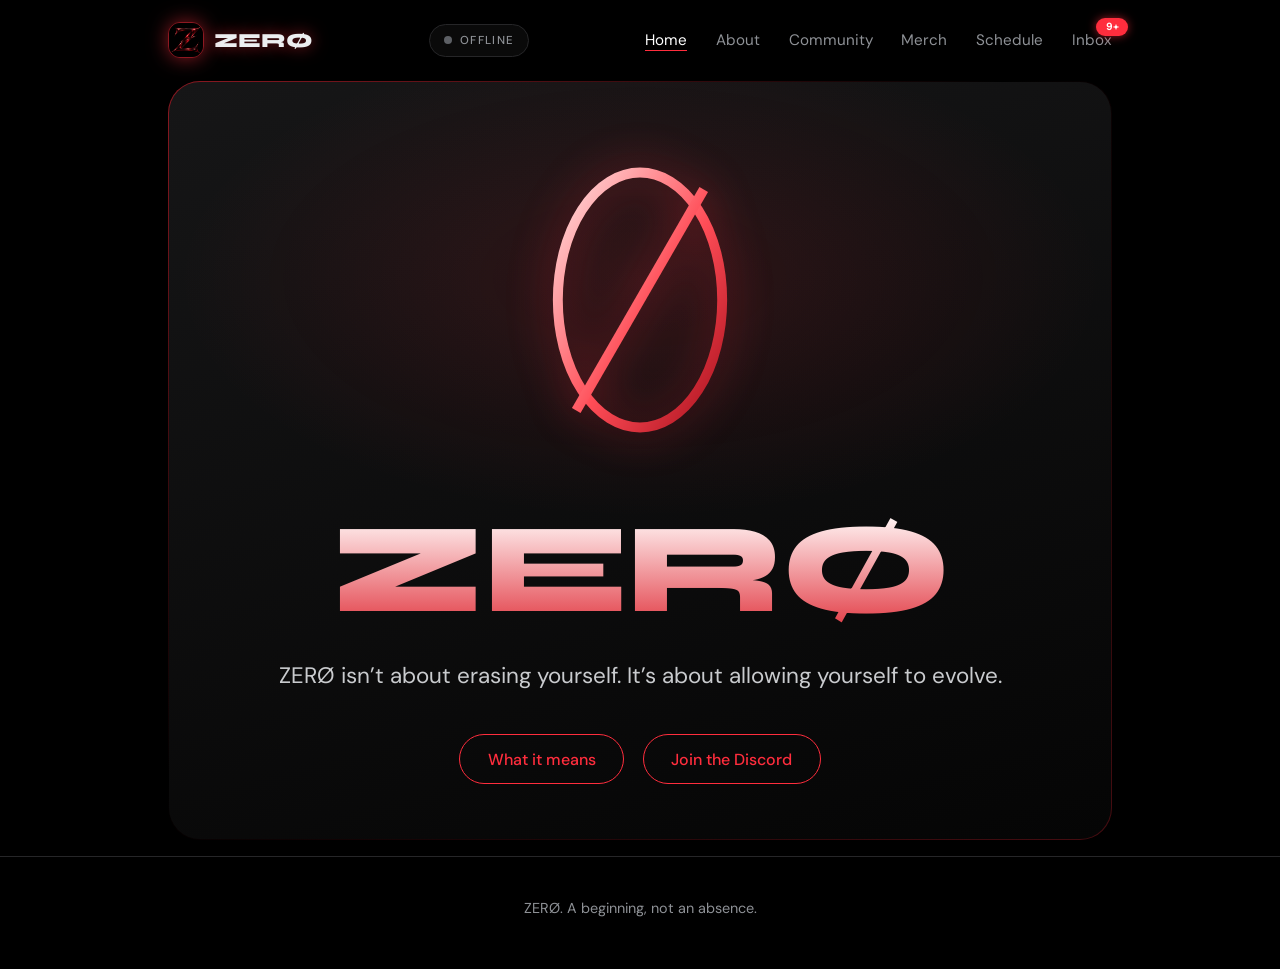
<file: index.html>
<!DOCTYPE html>
<html lang="en"><head><meta charset="utf-8">
<meta name="viewport" content="width=device-width, initial-scale=1, viewport-fit=cover">
<title>ZERØ</title>
<meta name="description" content="ZERØ isn’t about erasing yourself. It’s about allowing yourself to evolve.">
<meta name="theme-color" content="#000000">
<link rel="manifest" href="manifest.json"><link rel="icon" type="image/png" sizes="32x32" href="favicon-32.png?v=3"><link rel="icon" type="image/png" sizes="192x192" href="icon-192.png?v=3"><link rel="apple-touch-icon" href="apple-touch-icon.png?v=3">
<link rel="preconnect" href="https://fonts.googleapis.com"><link rel="preconnect" href="https://fonts.gstatic.com" crossorigin>
<link href="https://fonts.googleapis.com/css2?family=Syne:wght@600;800&family=DM+Sans:wght@400;500&display=swap" rel="stylesheet">
<link rel="stylesheet" href="style.css"></head>
<body><div class="wrap">
<nav><a class="mark" href="index.html">ZERØ</a><ul><li><a href="index.html">Home</a></li><li><a href="about.html">About</a></li><li><a href="community.html">Community</a></li><li><a href="merch.html">Merch</a></li><li><a href="schedule.html">Schedule</a></li><li><a href="inbox.html">Inbox</a></li></ul></nav>
<header class="hero"><div><svg viewBox="0 0 240 240" role="img" aria-label="The ZERØ symbol: a zero with a line through it"><defs><linearGradient id="sil" x1="0" y1="0" x2="1" y2="1"><stop offset="0" stop-color="#ffe3e3"/><stop offset=".55" stop-color="#ff4d57"/><stop offset="1" stop-color="#a80f1c"/></linearGradient></defs><ellipse class="ring" cx="120" cy="120" rx="58" ry="90"/><line class="bar" x1="75" y1="198" x2="165" y2="42"/></svg><h1>ZERØ</h1><p class="line">ZERØ isn’t about erasing yourself. It’s about allowing yourself to evolve.</p><a class="btn" href="about.html">What it means</a> <a class="btn" style="margin-left:.6rem" href="https://discord.gg/jBfXVJUcVZ" target="_blank" rel="noopener">Join the Discord</a></div></header>
</div>
<footer>ZERØ. A beginning, not an absence.</footer>
<script src="zero-loader.js"></script>
</body></html>
</file>
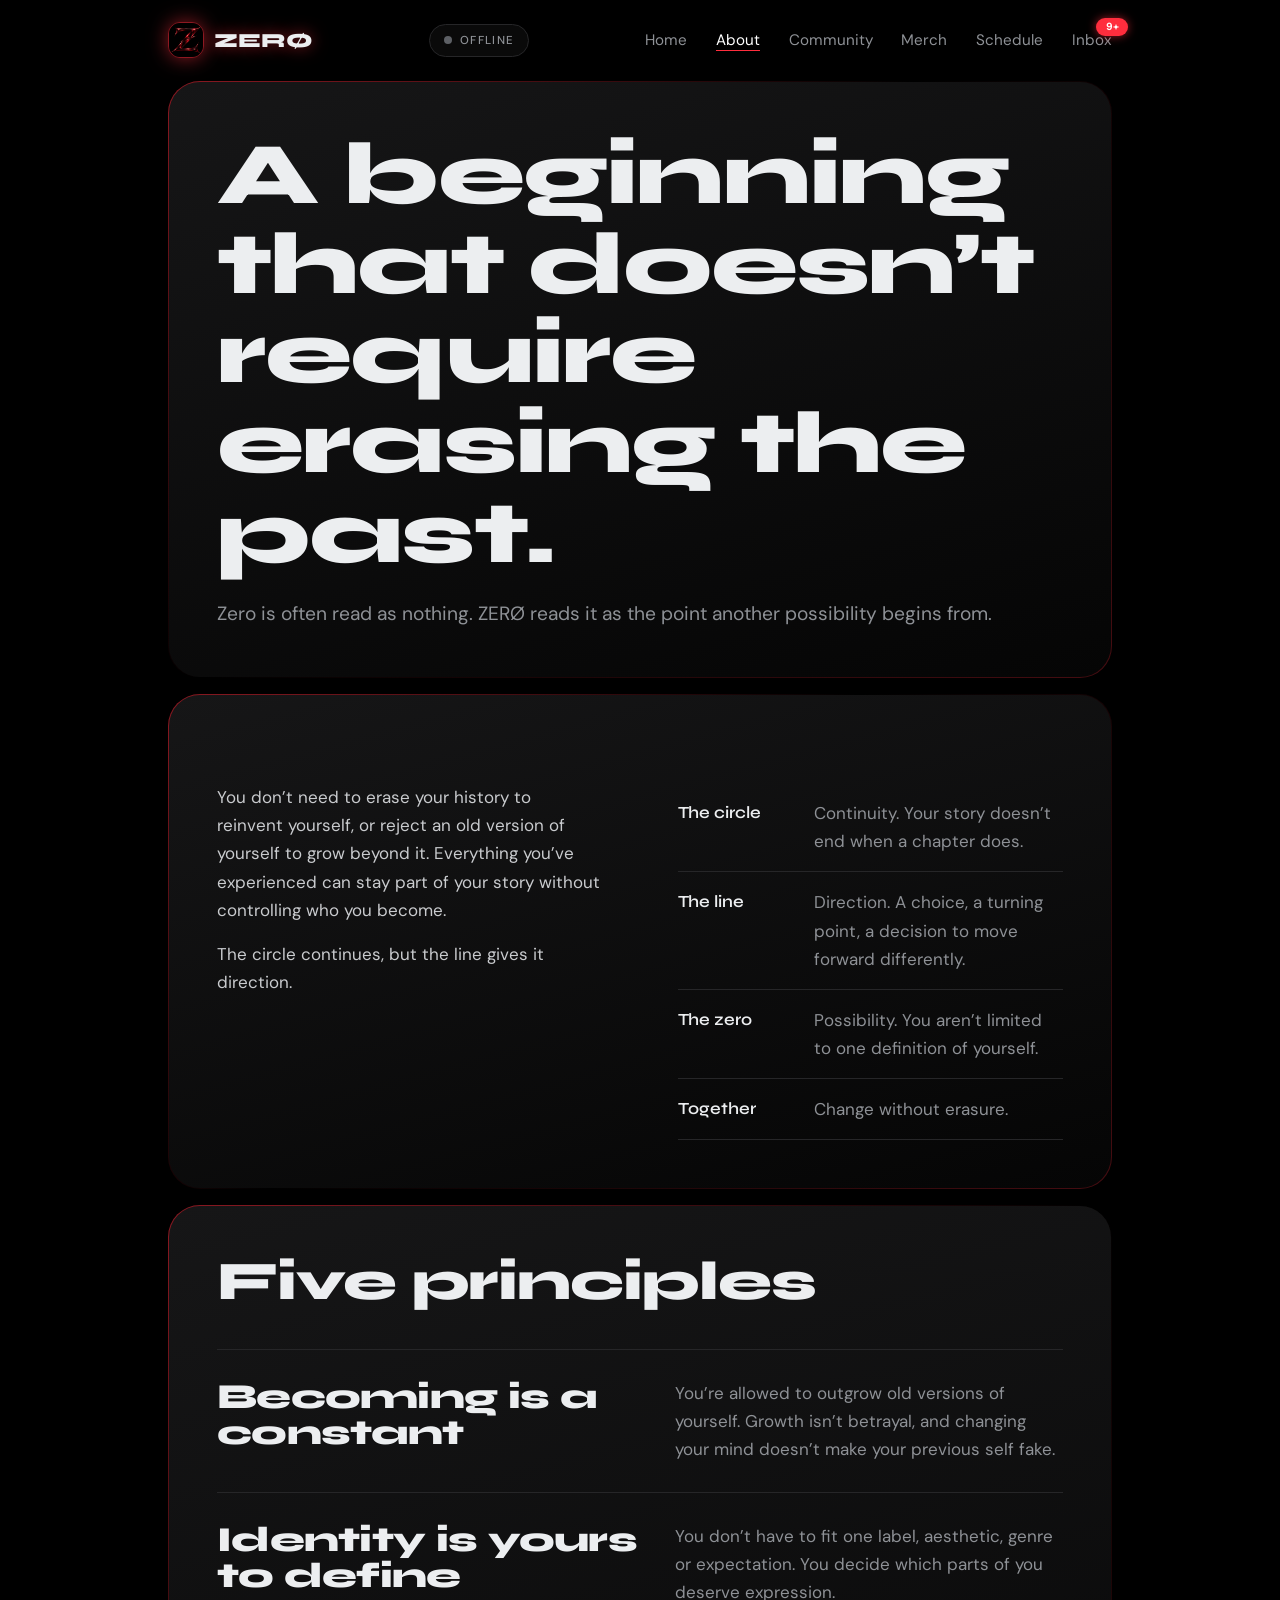
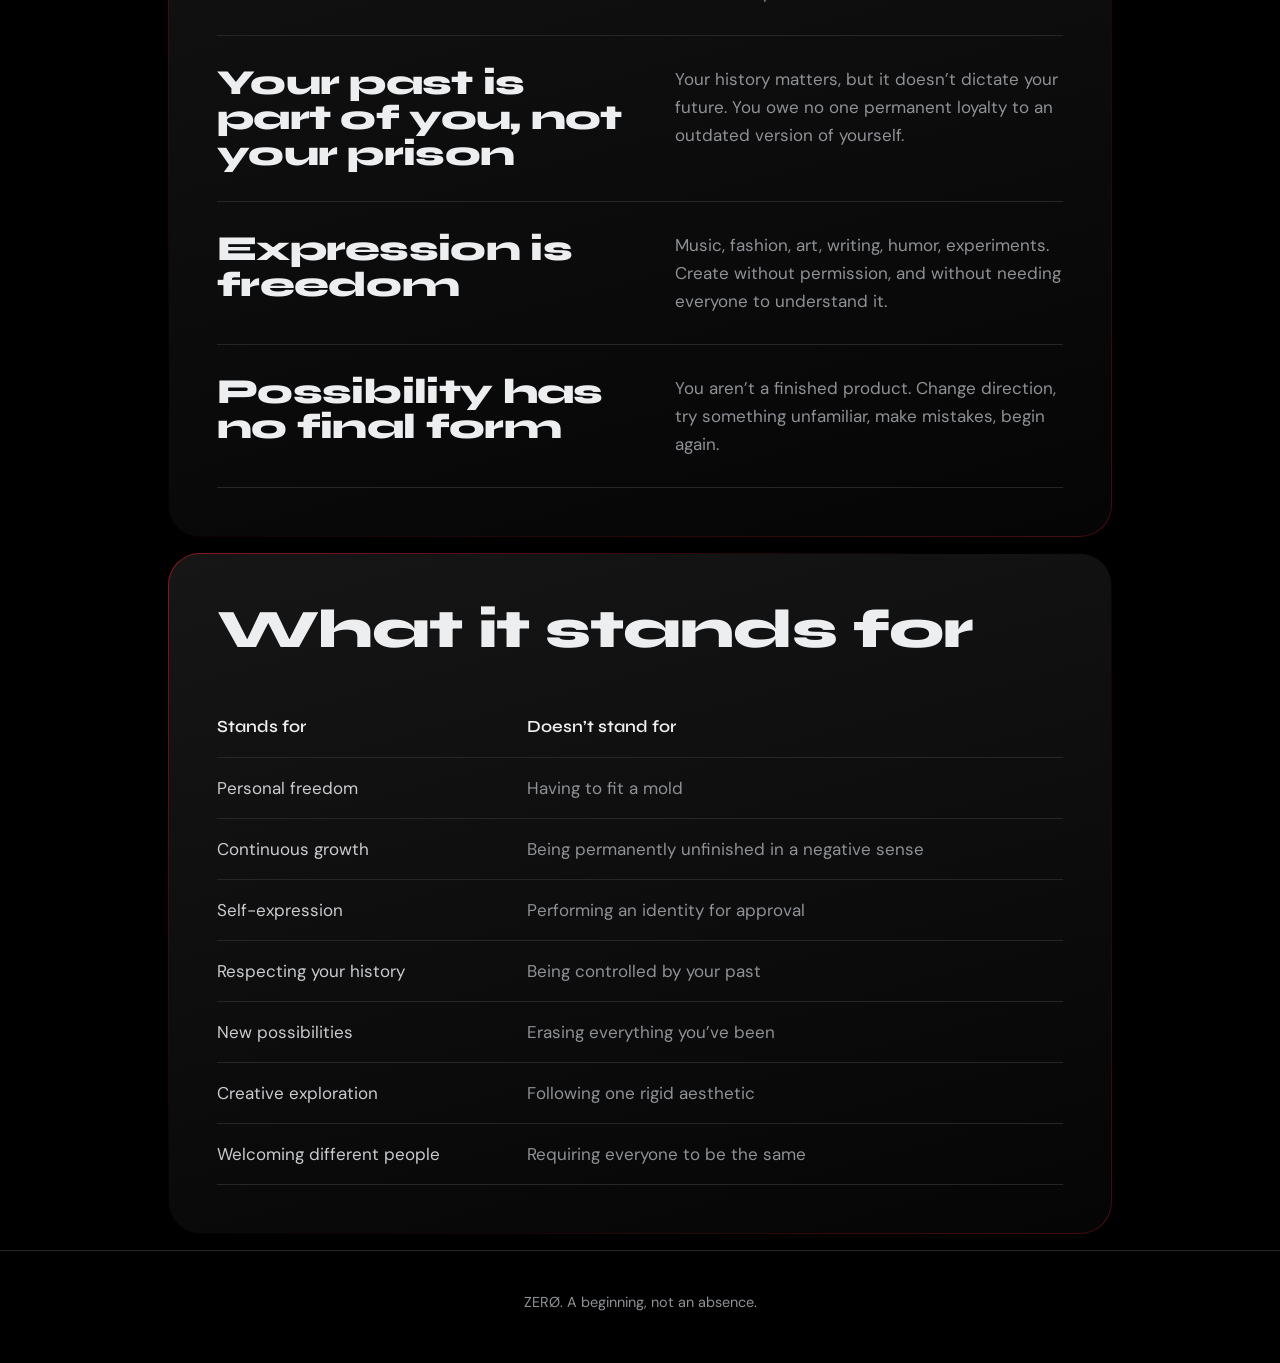
<file: about.html>
<!DOCTYPE html>
<html lang="en"><head><meta charset="utf-8">
<meta name="viewport" content="width=device-width, initial-scale=1, viewport-fit=cover">
<title>About · ZERØ</title>
<meta name="description" content="ZERØ isn’t about erasing yourself. It’s about allowing yourself to evolve.">
<meta name="theme-color" content="#000000">
<link rel="manifest" href="manifest.json"><link rel="icon" type="image/png" sizes="32x32" href="favicon-32.png?v=3"><link rel="icon" type="image/png" sizes="192x192" href="icon-192.png?v=3"><link rel="apple-touch-icon" href="apple-touch-icon.png?v=3">
<link rel="preconnect" href="https://fonts.googleapis.com"><link rel="preconnect" href="https://fonts.gstatic.com" crossorigin>
<link href="https://fonts.googleapis.com/css2?family=Syne:wght@600;800&family=DM+Sans:wght@400;500&display=swap" rel="stylesheet">
<link rel="stylesheet" href="style.css"></head>
<body><div class="wrap">
<nav><a class="mark" href="index.html">ZERØ</a><ul><li><a href="index.html">Home</a></li><li><a href="about.html">About</a></li><li><a href="community.html">Community</a></li><li><a href="merch.html">Merch</a></li><li><a href="schedule.html">Schedule</a></li><li><a href="inbox.html">Inbox</a></li></ul></nav>
<header class="page-head"><h1>A beginning that doesn’t require erasing the past.</h1><p class="muted">Zero is often read as nothing. ZERØ reads it as the point another possibility begins from.</p></header><section><div class="pair"><div><p>You don’t need to erase your history to reinvent yourself, or reject an old version of yourself to grow beyond it. Everything you’ve experienced can stay part of your story without controlling who you become.</p><p>The circle continues, but the line gives it direction.</p></div><ul class="parts"><li><b>The circle</b><span>Continuity. Your story doesn’t end when a chapter does.</span></li><li><b>The line</b><span>Direction. A choice, a turning point, a decision to move forward differently.</span></li><li><b>The zero</b><span>Possibility. You aren’t limited to one definition of yourself.</span></li><li><b>Together</b><span>Change without erasure.</span></li></ul></div></section><section><h2>Five principles</h2><div class="principle"><h3>Becoming is a constant</h3><p>You’re allowed to outgrow old versions of yourself. Growth isn’t betrayal, and changing your mind doesn’t make your previous self fake.</p></div><div class="principle"><h3>Identity is yours to define</h3><p>You don’t have to fit one label, aesthetic, genre or expectation. You decide which parts of you deserve expression.</p></div><div class="principle"><h3>Your past is part of you, not your prison</h3><p>Your history matters, but it doesn’t dictate your future. You owe no one permanent loyalty to an outdated version of yourself.</p></div><div class="principle"><h3>Expression is freedom</h3><p>Music, fashion, art, writing, humor, experiments. Create without permission, and without needing everyone to understand it.</p></div><div class="principle"><h3>Possibility has no final form</h3><p>You aren’t a finished product. Change direction, try something unfamiliar, make mistakes, begin again.</p></div></section><section><h2>What it stands for</h2><table><thead><tr><th>Stands for</th><th>Doesn’t stand for</th></tr></thead><tbody><tr><td>Personal freedom</td><td>Having to fit a mold</td></tr><tr><td>Continuous growth</td><td>Being permanently unfinished in a negative sense</td></tr><tr><td>Self-expression</td><td>Performing an identity for approval</td></tr><tr><td>Respecting your history</td><td>Being controlled by your past</td></tr><tr><td>New possibilities</td><td>Erasing everything you’ve been</td></tr><tr><td>Creative exploration</td><td>Following one rigid aesthetic</td></tr><tr><td>Welcoming different people</td><td>Requiring everyone to be the same</td></tr></tbody></table></section>
</div>
<footer>ZERØ. A beginning, not an absence.</footer>
<script src="zero-loader.js"></script>
</body></html>
</file>
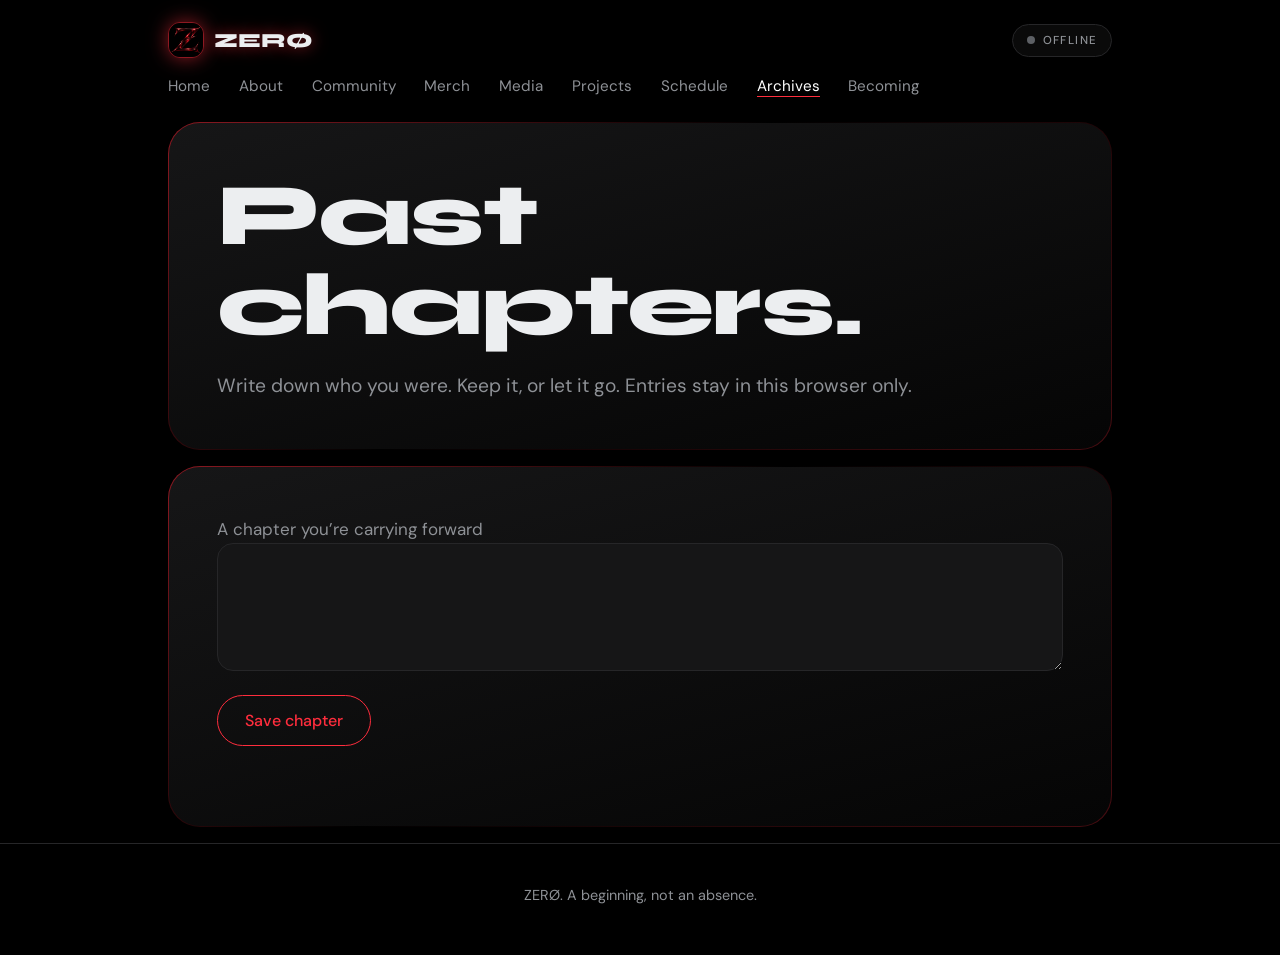
<file: archives.html>
<!DOCTYPE html>
<html lang="en"><head><meta charset="utf-8">
<meta name="viewport" content="width=device-width, initial-scale=1, viewport-fit=cover">
<title>Archives · ZERØ</title>
<meta name="description" content="ZERØ isn’t about erasing yourself. It’s about allowing yourself to evolve.">
<meta name="theme-color" content="#000000">
<link rel="manifest" href="manifest.json"><link rel="icon" href="icon.svg" type="image/svg+xml">
<link rel="preconnect" href="https://fonts.googleapis.com"><link rel="preconnect" href="https://fonts.gstatic.com" crossorigin>
<link href="https://fonts.googleapis.com/css2?family=Syne:wght@600;800&family=DM+Sans:wght@400;500&display=swap" rel="stylesheet">
<link rel="stylesheet" href="style.css"></head>
<body><div class="wrap">
<nav><a class="mark" href="index.html">ZERØ</a><ul><li><a href="index.html">Home</a></li><li><a href="about.html">About</a></li><li><a href="community.html">Community</a></li><li><a href="merch.html">Merch</a></li><li><a href="media.html">Media</a></li><li><a href="projects.html">Projects</a></li><li><a href="schedule.html">Schedule</a></li><li><a href="archives.html">Archives</a></li><li><a href="becoming.html">Becoming</a></li></ul></nav>
<header class="page-head"><h1>Past chapters.</h1><p class="muted">Write down who you were. Keep it, or let it go. Entries stay in this browser only.</p></header><section><label for="n" class="muted">A chapter you’re carrying forward</label><textarea id="n"></textarea><p style="margin-top:1rem"><button class="btn" id="save" type="button">Save chapter</button></p><ul class="entries" id="list"></ul></section>
</div>
<footer>ZERØ. A beginning, not an absence.</footer>
<script src="zero-loader.js"></script><script>
(function(){var K='zero-chapters',list=document.getElementById('list'),box=document.getElementById('n');
function load(){try{return JSON.parse(localStorage.getItem(K))||[]}catch(e){return[]}}
function save(a){try{localStorage.setItem(K,JSON.stringify(a))}catch(e){}}
function draw(){var a=load();list.textContent='';a.forEach(function(x,i){var li=document.createElement('li'),d=document.createElement('div'),t=document.createElement('time'),p=document.createElement('p'),b=document.createElement('button');
t.textContent=new Date(x.t).toLocaleDateString(undefined,{year:'numeric',month:'long',day:'numeric'});p.textContent=x.s;b.textContent='Let go';
b.onclick=function(){var z=load();z.splice(i,1);save(z);draw()};d.appendChild(t);d.appendChild(p);li.appendChild(d);li.appendChild(b);list.appendChild(li)})}
document.getElementById('save').onclick=function(){var s=box.value.trim();if(!s)return;var a=load();a.unshift({t:Date.now(),s:s});save(a);box.value='';draw()};draw()})();
</script>
</body></html>
</file>
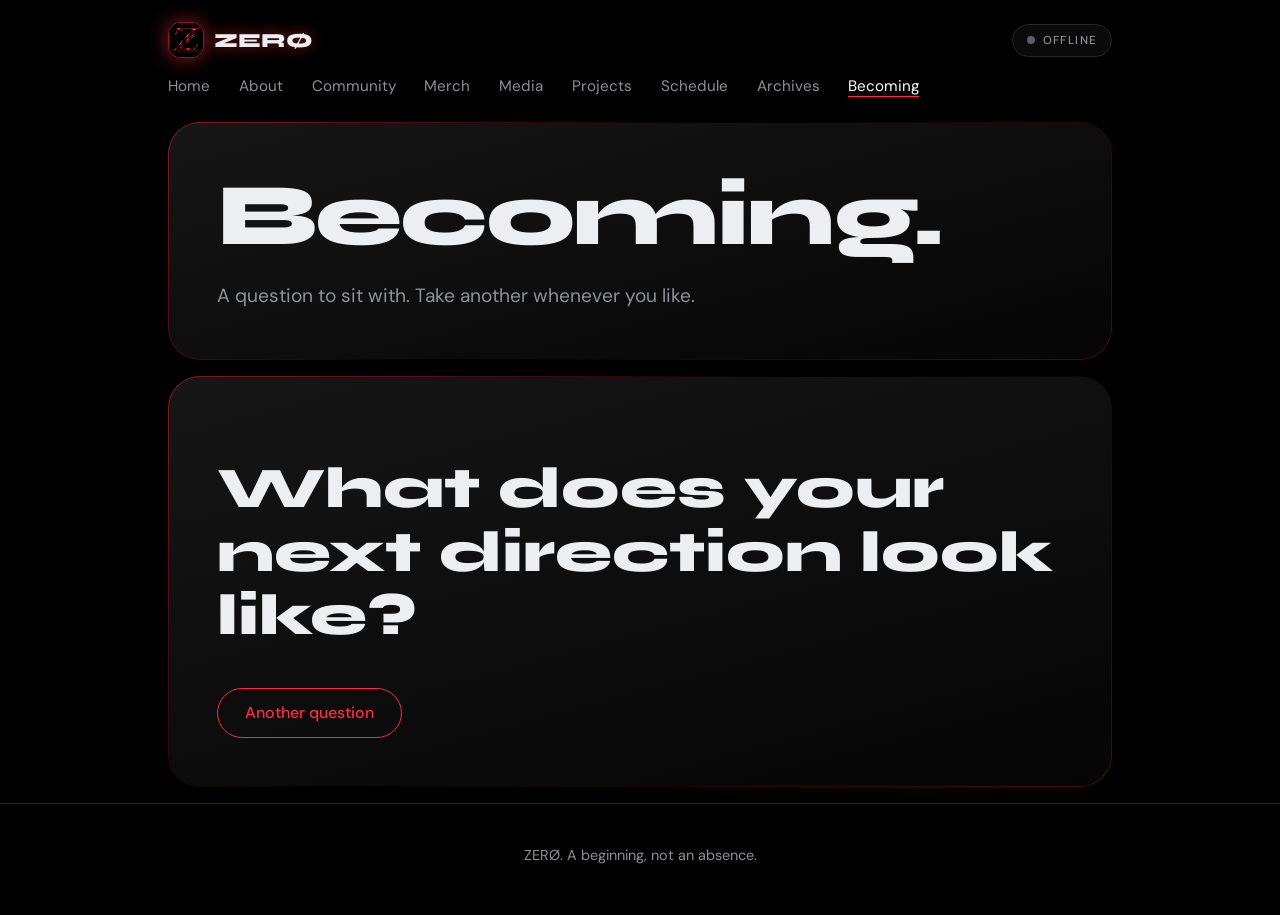
<file: becoming.html>
<!DOCTYPE html>
<html lang="en"><head><meta charset="utf-8">
<meta name="viewport" content="width=device-width, initial-scale=1, viewport-fit=cover">
<title>Becoming · ZERØ</title>
<meta name="description" content="ZERØ isn’t about erasing yourself. It’s about allowing yourself to evolve.">
<meta name="theme-color" content="#000000">
<link rel="manifest" href="manifest.json"><link rel="icon" href="icon.svg" type="image/svg+xml">
<link rel="preconnect" href="https://fonts.googleapis.com"><link rel="preconnect" href="https://fonts.gstatic.com" crossorigin>
<link href="https://fonts.googleapis.com/css2?family=Syne:wght@600;800&family=DM+Sans:wght@400;500&display=swap" rel="stylesheet">
<link rel="stylesheet" href="style.css"></head>
<body><div class="wrap">
<nav><a class="mark" href="index.html">ZERØ</a><ul><li><a href="index.html">Home</a></li><li><a href="about.html">About</a></li><li><a href="community.html">Community</a></li><li><a href="merch.html">Merch</a></li><li><a href="media.html">Media</a></li><li><a href="projects.html">Projects</a></li><li><a href="schedule.html">Schedule</a></li><li><a href="archives.html">Archives</a></li><li><a href="becoming.html">Becoming</a></li></ul></nav>
<header class="page-head"><h1>Becoming.</h1><p class="muted">A question to sit with. Take another whenever you like.</p></header><section><p class="prompt" id="q" aria-live="polite"></p><button class="btn" id="next" type="button">Another question</button></section>
</div>
<footer>ZERØ. A beginning, not an absence.</footer>
<script src="zero-loader.js"></script><script>
(function(){var Q=['What are you allowed to outgrow?','Which part of your past do you want to keep?','What would you try if it didn’t need explaining?','What change have you been apologizing for?','Who could you be that you couldn’t imagine before?','What does your next direction look like?'],q=document.getElementById('q'),i=-1;
function go(){var n;do{n=Math.floor(Math.random()*Q.length)}while(n===i);i=n;q.textContent=Q[n]}
document.getElementById('next').onclick=go;go()})();
</script>
</body></html>
</file>
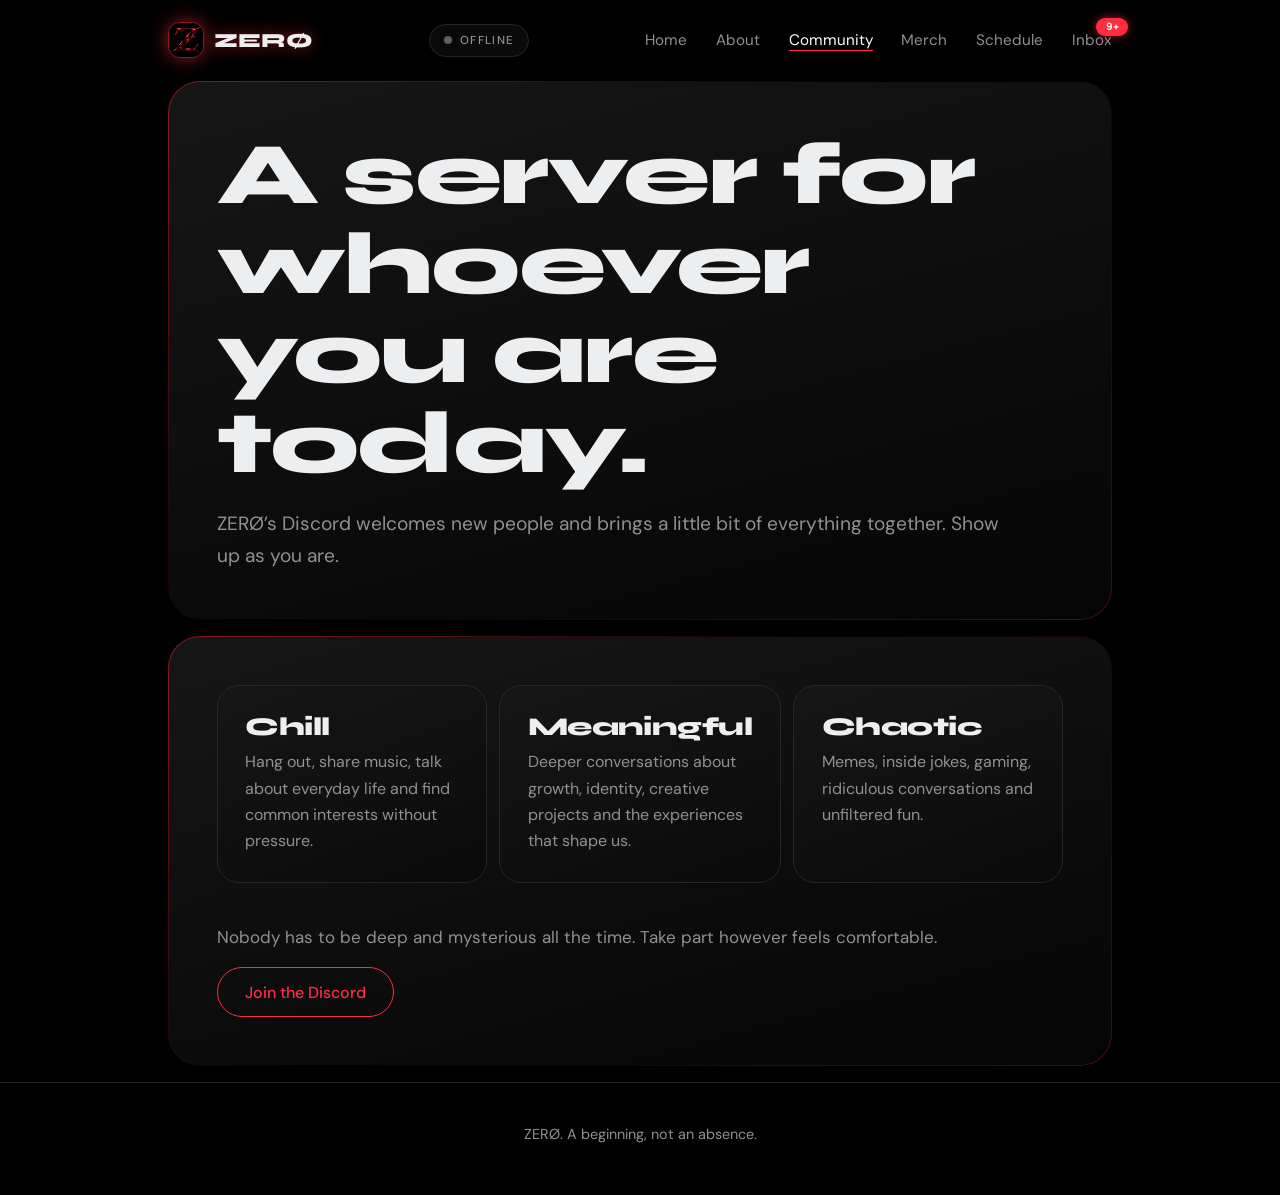
<file: community.html>
<!DOCTYPE html>
<html lang="en"><head><meta charset="utf-8">
<meta name="viewport" content="width=device-width, initial-scale=1, viewport-fit=cover">
<title>Community · ZERØ</title>
<meta name="description" content="ZERØ isn’t about erasing yourself. It’s about allowing yourself to evolve.">
<meta name="theme-color" content="#000000">
<link rel="manifest" href="manifest.json"><link rel="icon" type="image/png" sizes="32x32" href="favicon-32.png?v=3"><link rel="icon" type="image/png" sizes="192x192" href="icon-192.png?v=3"><link rel="apple-touch-icon" href="apple-touch-icon.png?v=3">
<link rel="preconnect" href="https://fonts.googleapis.com"><link rel="preconnect" href="https://fonts.gstatic.com" crossorigin>
<link href="https://fonts.googleapis.com/css2?family=Syne:wght@600;800&family=DM+Sans:wght@400;500&display=swap" rel="stylesheet">
<link rel="stylesheet" href="style.css"><style>
.live{display:flex;align-items:center;gap:1.4rem;border:1px solid var(--charcoal);background:linear-gradient(160deg,var(--graphite),#0a0a0a);padding:1.6rem 1.8rem;margin:0 0 2rem}
.live[hidden]{display:none}
.live .n{font-family:var(--display);font-weight:800;font-size:clamp(2.6rem,8vw,4rem);line-height:1;color:#eceef0}
.live b{font-family:var(--display);font-weight:600;color:#eceef0;display:block}
.live span{color:var(--ash);font-size:.95rem}
</style>
</head>
<body><div class="wrap">
<nav><a class="mark" href="index.html">ZERØ</a><ul><li><a href="index.html">Home</a></li><li><a href="about.html">About</a></li><li><a href="community.html">Community</a></li><li><a href="merch.html">Merch</a></li><li><a href="schedule.html">Schedule</a></li><li><a href="inbox.html">Inbox</a></li></ul></nav>
<header class="page-head"><h1>A server for whoever you are today.</h1><p class="muted">ZERØ’s Discord welcomes new people and brings a little bit of everything together. Show up as you are.</p></header><section><div class="vibes"><div><h3>Chill</h3><p>Hang out, share music, talk about everyday life and find common interests without pressure.</p></div><div><h3>Meaningful</h3><p>Deeper conversations about growth, identity, creative projects and the experiences that shape us.</p></div><div><h3>Chaotic</h3><p>Memes, inside jokes, gaming, ridiculous conversations and unfiltered fun.</p></div></div><div class="live" id="live" hidden><div class="n" id="live-n">0</div><div><b>online in the server right now</b><span>Come say hi.</span></div></div><p class="muted">Nobody has to be deep and mysterious all the time. Take part however feels comfortable.</p><a class="btn" href="https://discord.gg/jBfXVJUcVZ" target="_blank" rel="noopener">Join the Discord</a></section>
</div>
<footer>ZERØ. A beginning, not an absence.</footer>
<script src="zero-loader.js"></script>
<script>
(function(){
  // Paste your Discord server ID between the quotes (Server Settings > Widget must be on).
  var ID='1518141840195321906';
  // The card only appears once this many people are online.
  var MIN=5;
  var box=document.getElementById('live');
  if(!ID||!box)return;
  fetch('https://discord.com/api/guilds/'+ID+'/widget.json')
    .then(function(r){if(!r.ok)throw 0;return r.json()})
    .then(function(d){if(d.presence_count<MIN)return;document.getElementById('live-n').textContent=d.presence_count;box.hidden=false})
    .catch(function(){});
})();
</script>
</body></html>
</file>
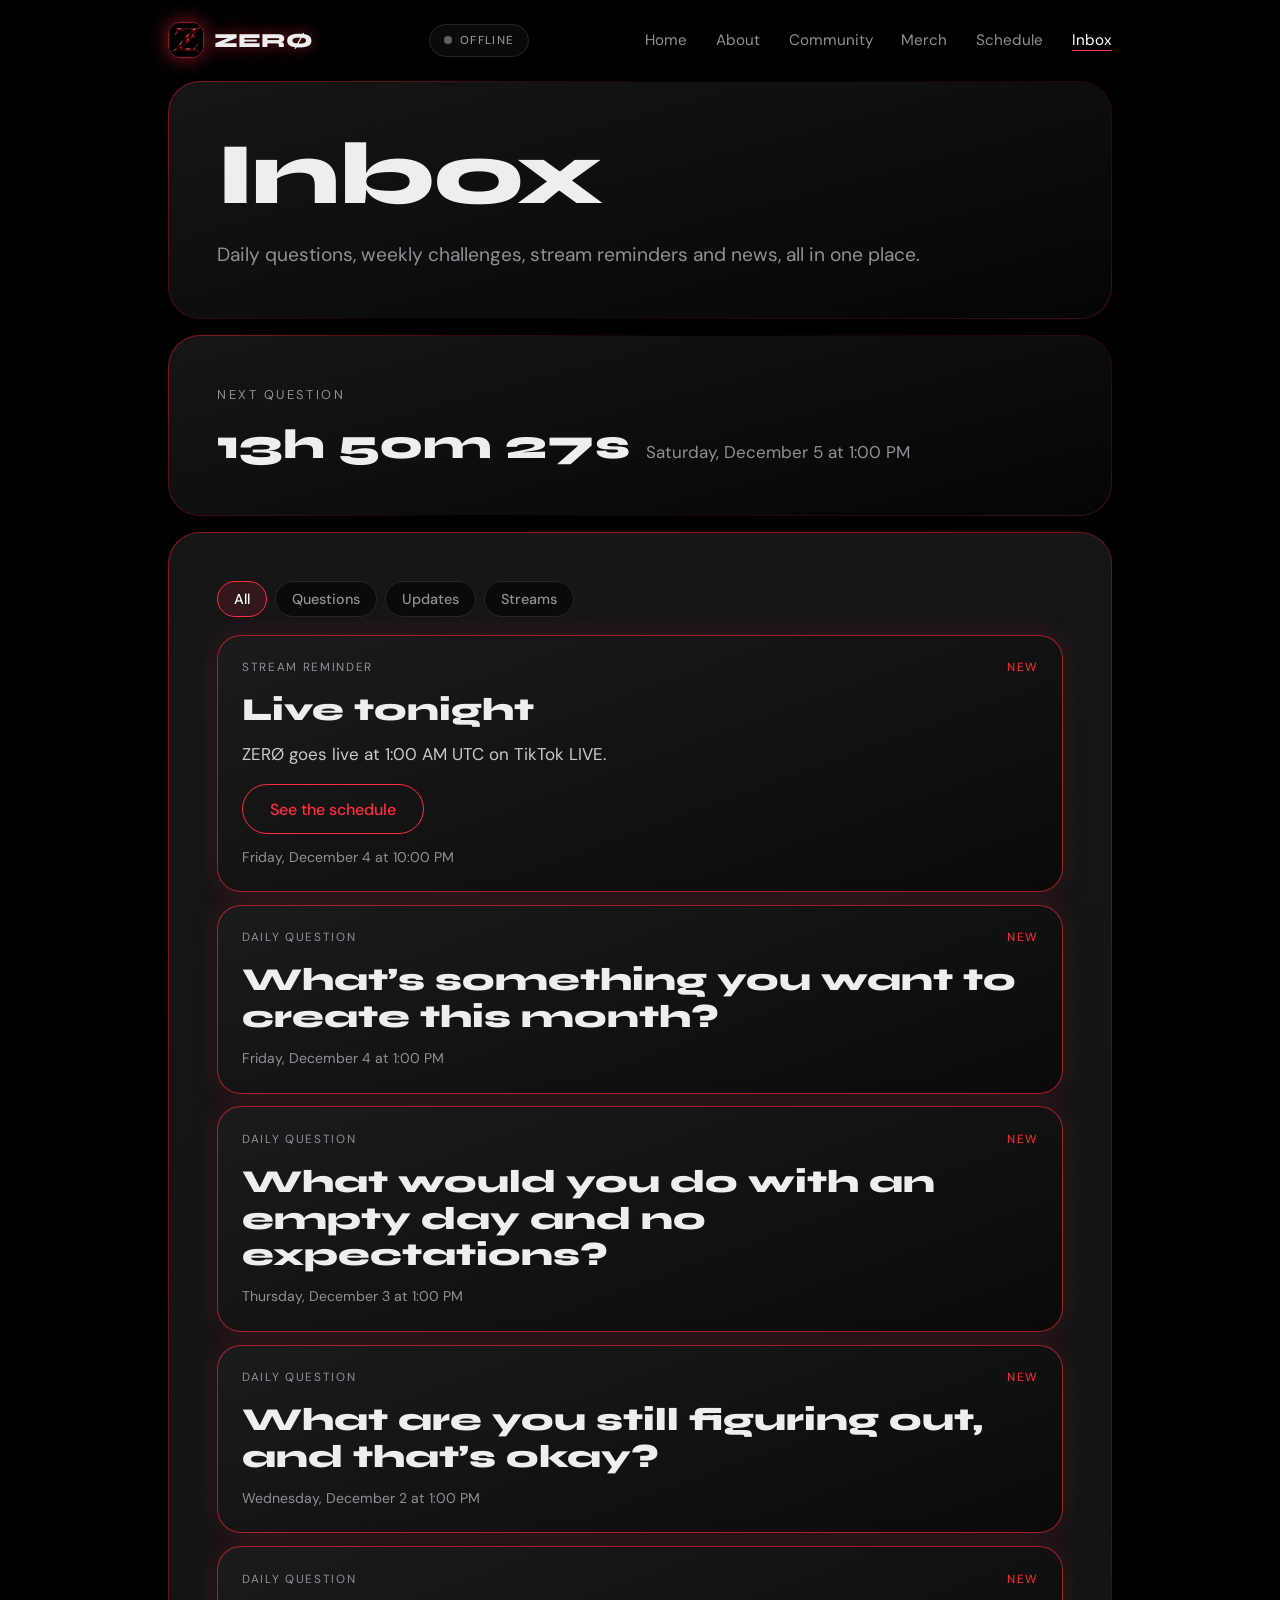
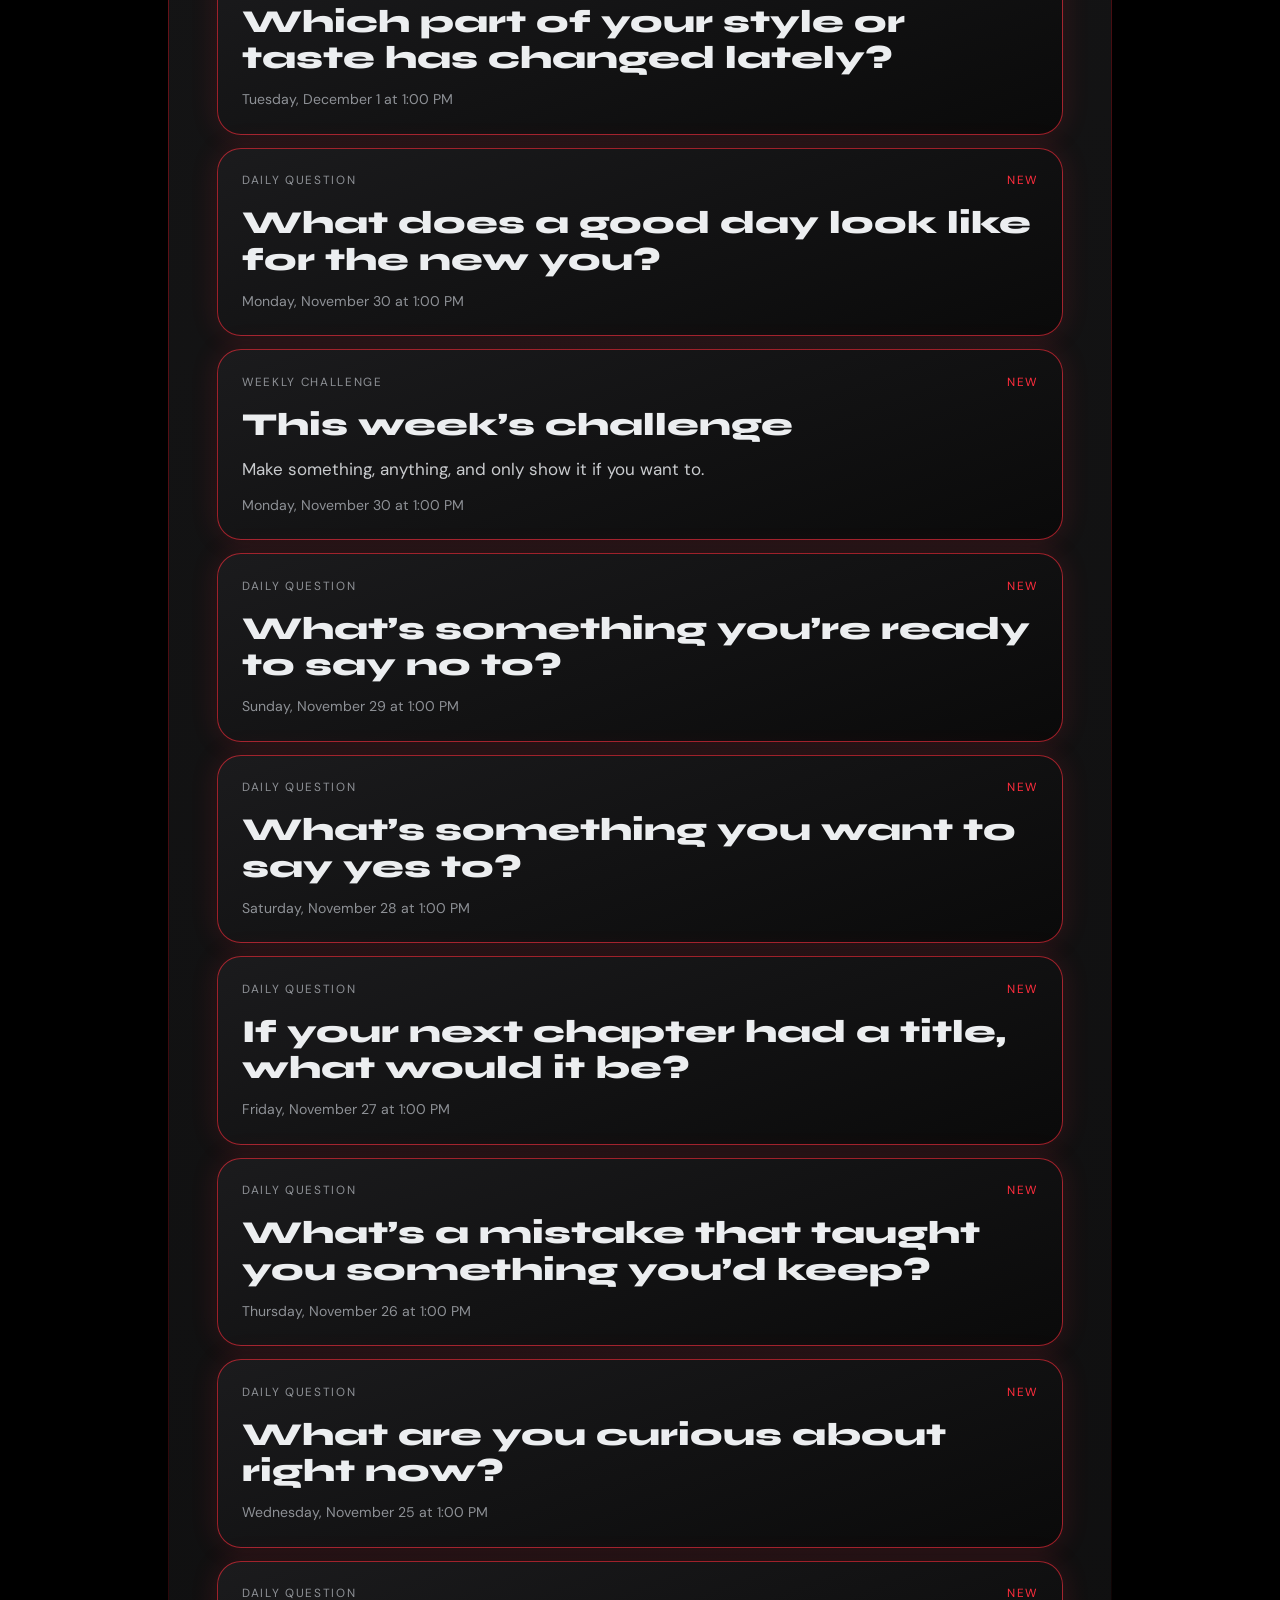
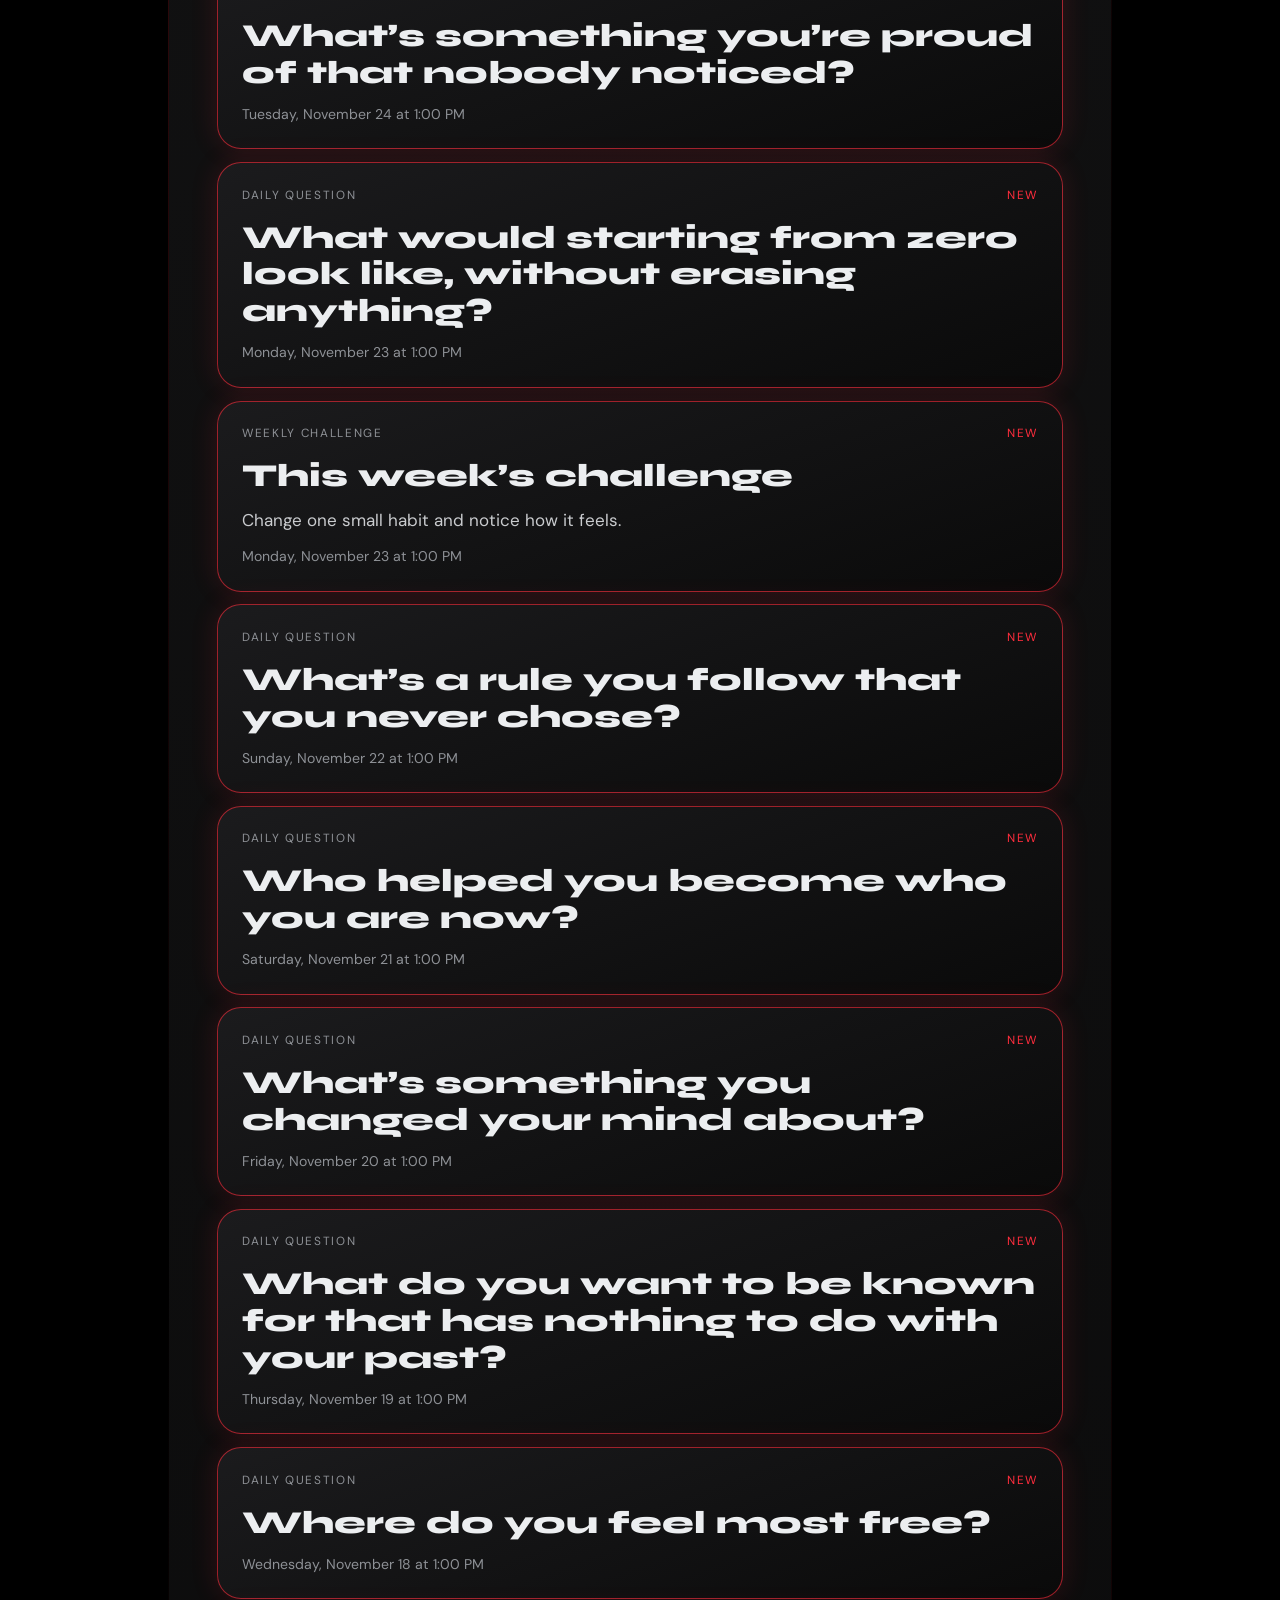
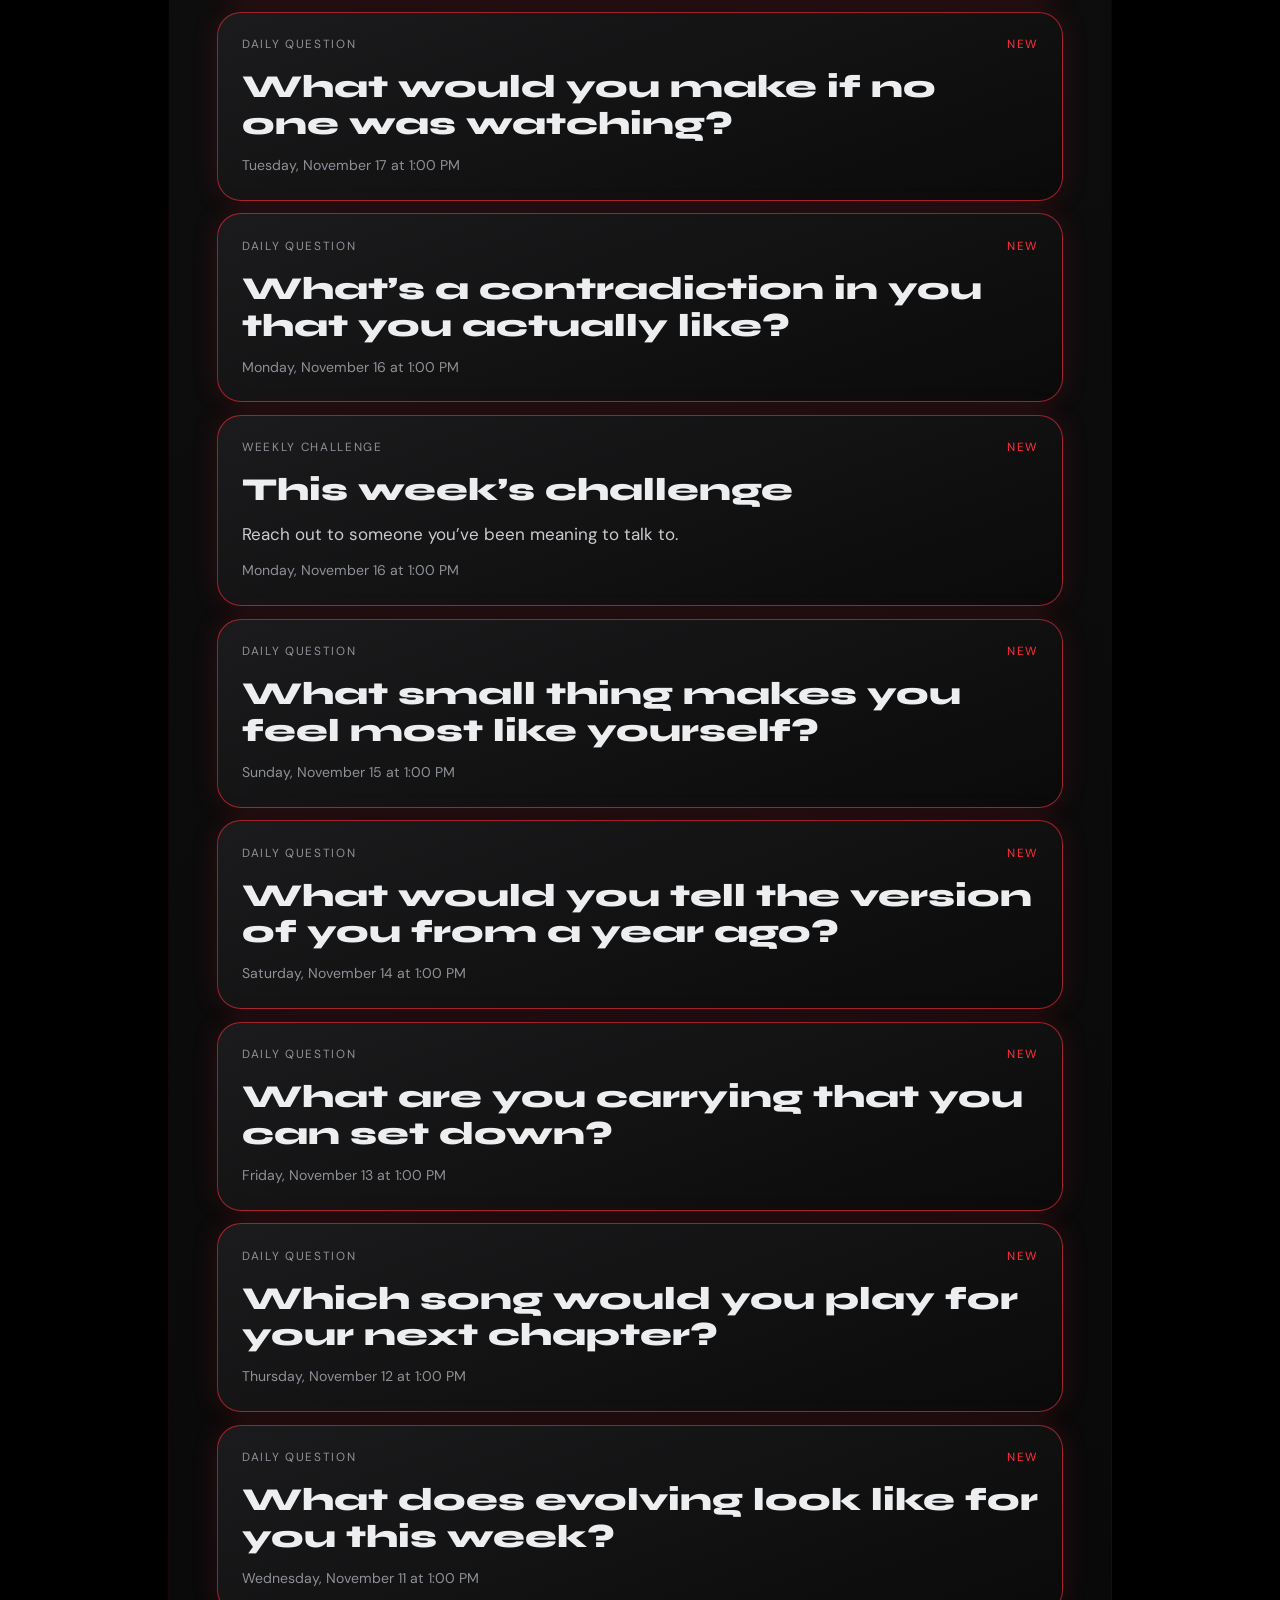
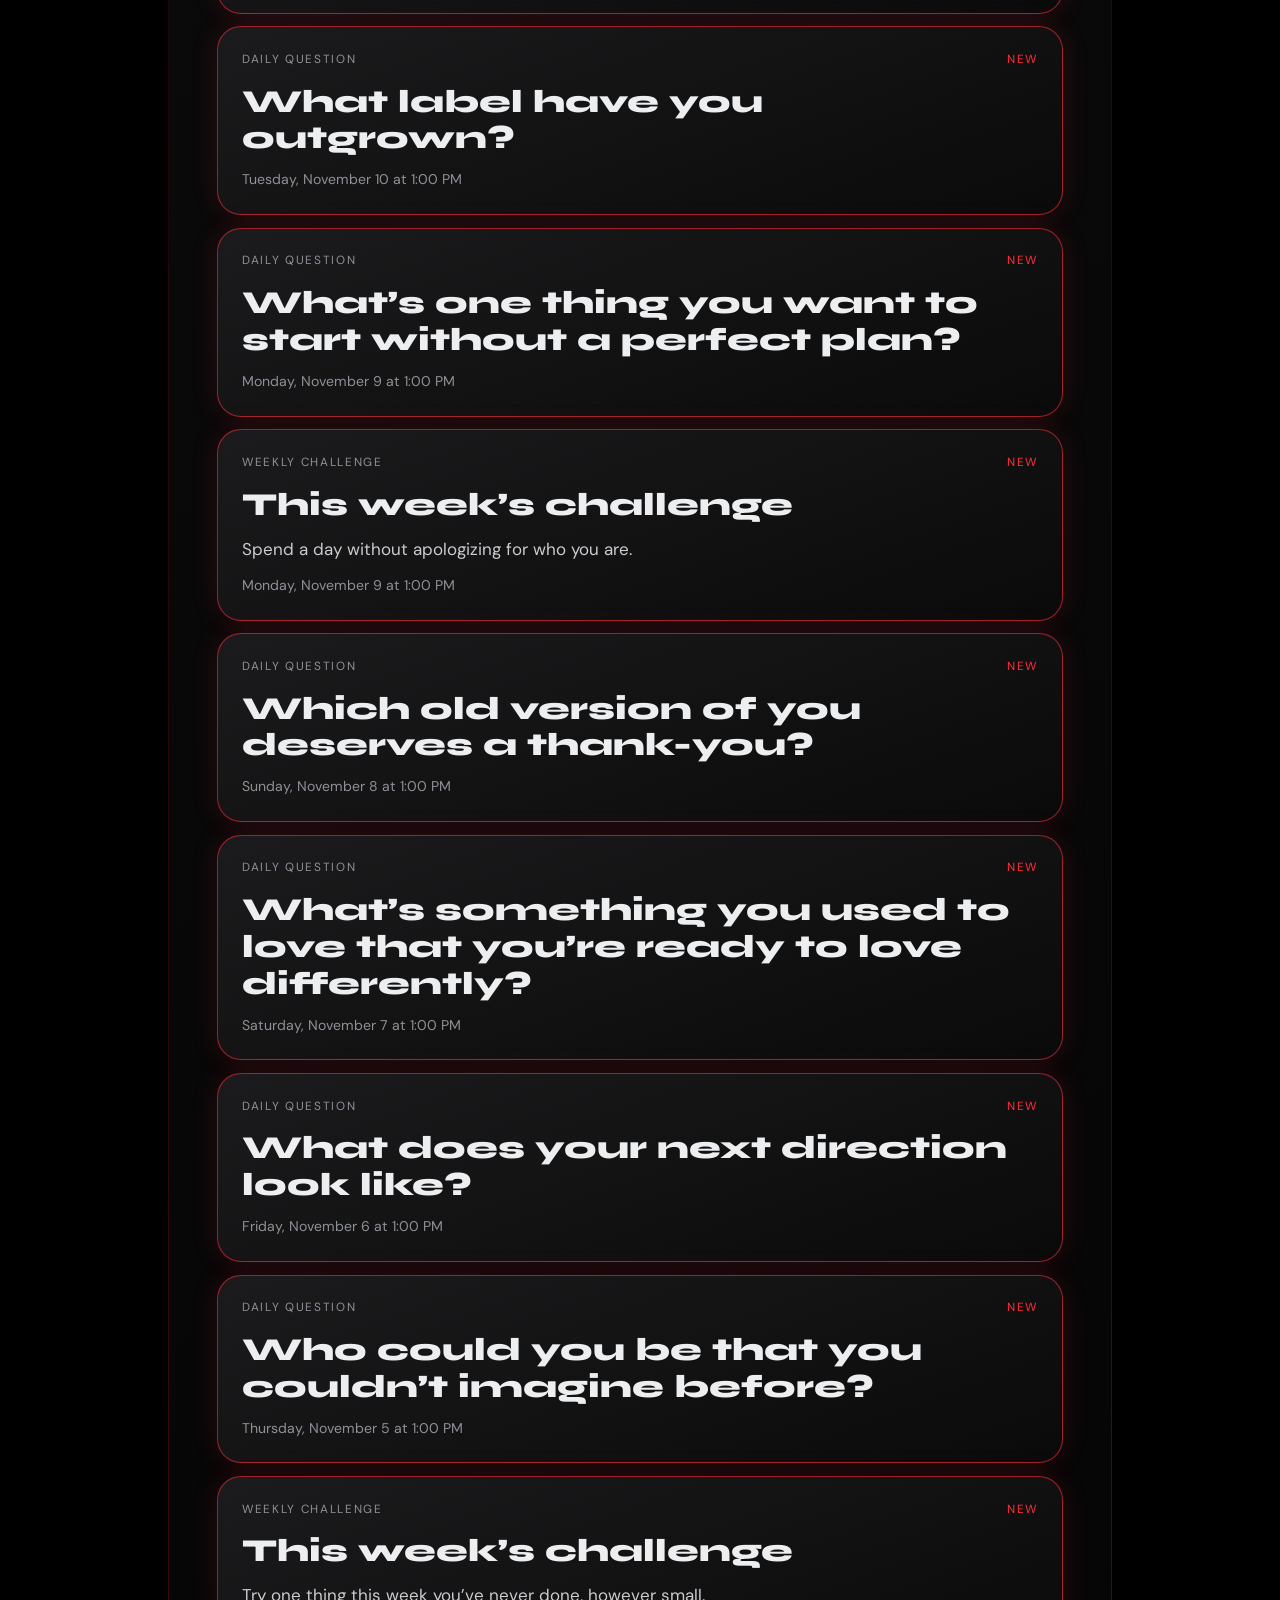
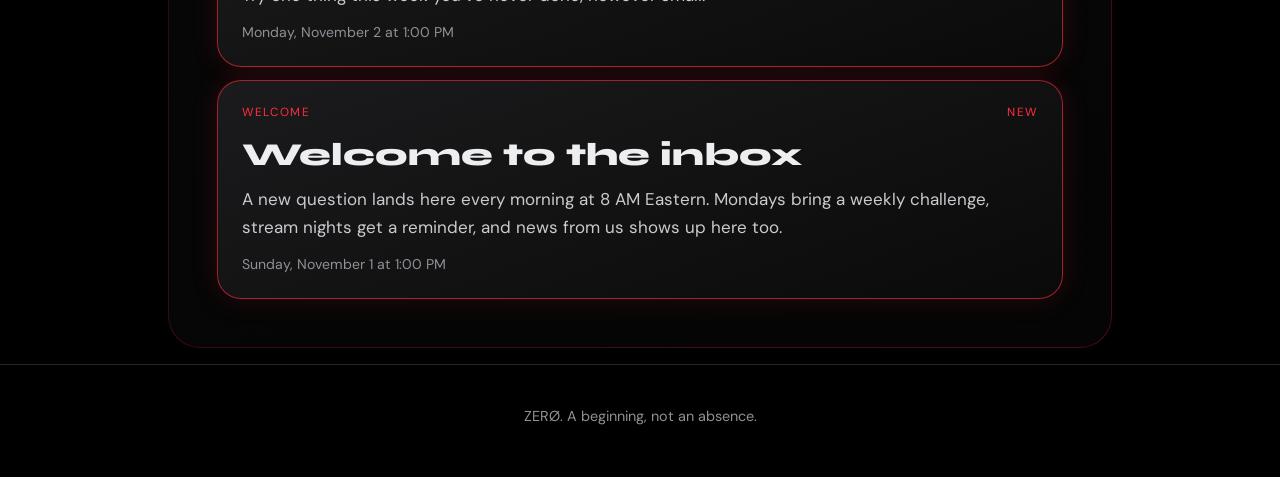
<file: inbox.html>
<!DOCTYPE html>
<html lang="en"><head><meta charset="utf-8">
<meta name="viewport" content="width=device-width, initial-scale=1, viewport-fit=cover">
<title>Inbox · ZERØ</title>
<meta name="description" content="ZERØ isn’t about erasing yourself. It’s about allowing yourself to evolve.">
<meta name="theme-color" content="#000000">
<link rel="manifest" href="manifest.json"><link rel="icon" type="image/png" sizes="32x32" href="favicon-32.png?v=3"><link rel="icon" type="image/png" sizes="192x192" href="icon-192.png?v=3"><link rel="apple-touch-icon" href="apple-touch-icon.png?v=3">
<link rel="preconnect" href="https://fonts.googleapis.com"><link rel="preconnect" href="https://fonts.gstatic.com" crossorigin>
<link href="https://fonts.googleapis.com/css2?family=Syne:wght@600;800&family=DM+Sans:wght@400;500&display=swap" rel="stylesheet">
<link rel="stylesheet" href="style.css"></head>
<body><div class="wrap">
<nav><a class="mark" href="index.html">ZERØ</a><ul><li><a href="index.html">Home</a></li><li><a href="about.html">About</a></li><li><a href="community.html">Community</a></li><li><a href="merch.html">Merch</a></li><li><a href="schedule.html">Schedule</a></li><li><a href="inbox.html">Inbox</a></li></ul></nav>
<header class="page-head"><h1>Inbox</h1><p class="muted">Daily questions, weekly challenges, stream reminders and news, all in one place.</p></header>
<section><p class="lab">Next question</p><div class="drop" id="nextDrop"></div></section>
<section><div class="chips" id="chips" role="group" aria-label="Filter messages"></div><div id="msgs"></div></section>
</div>
<footer>ZERØ. A beginning, not an absence.</footer>
<script src="zero-loader.js"></script><script src="zero-inbox.js"></script>
</body></html>
</file>
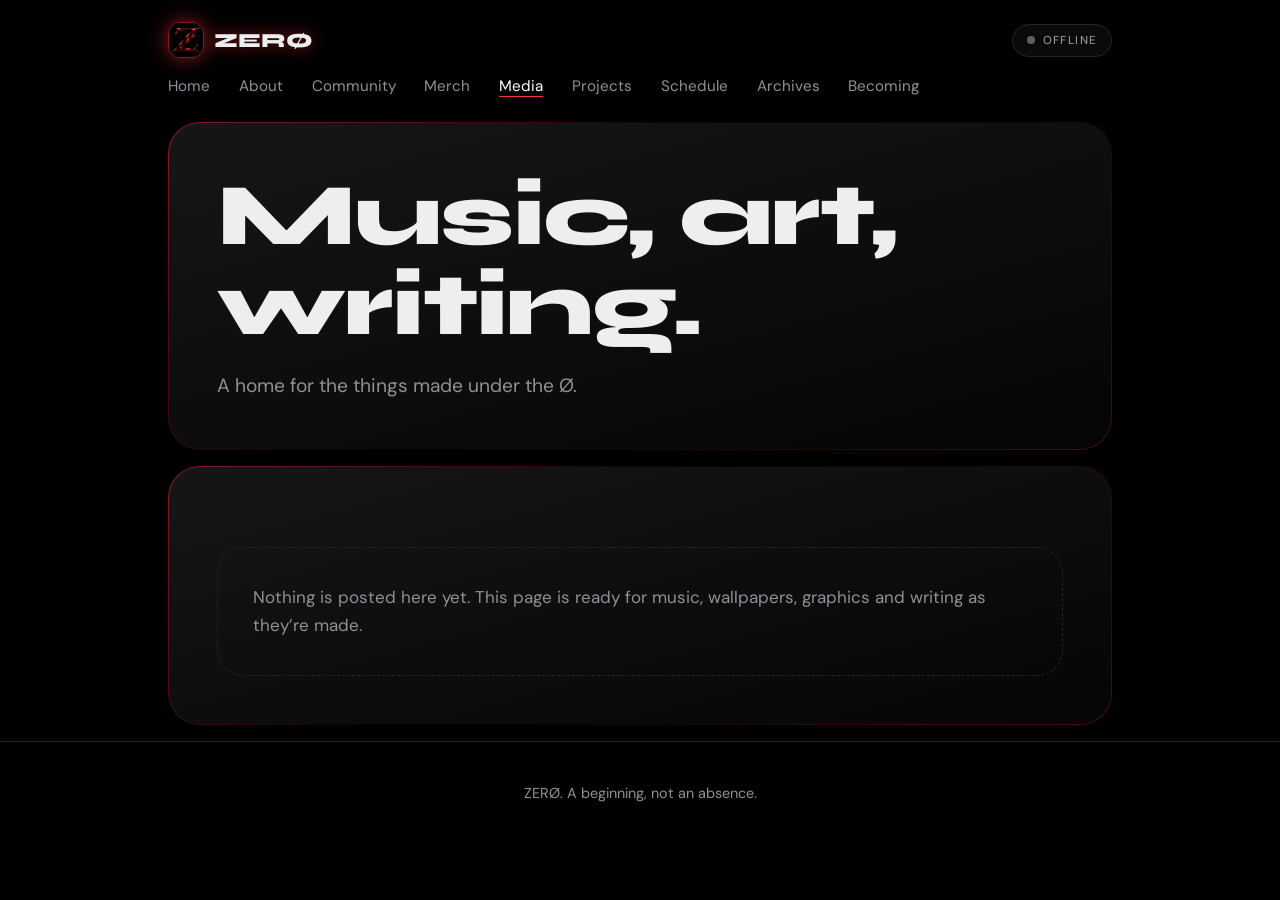
<file: media.html>
<!DOCTYPE html>
<html lang="en"><head><meta charset="utf-8">
<meta name="viewport" content="width=device-width, initial-scale=1, viewport-fit=cover">
<title>Media · ZERØ</title>
<meta name="description" content="ZERØ isn’t about erasing yourself. It’s about allowing yourself to evolve.">
<meta name="theme-color" content="#000000">
<link rel="manifest" href="manifest.json"><link rel="icon" href="icon.svg" type="image/svg+xml">
<link rel="preconnect" href="https://fonts.googleapis.com"><link rel="preconnect" href="https://fonts.gstatic.com" crossorigin>
<link href="https://fonts.googleapis.com/css2?family=Syne:wght@600;800&family=DM+Sans:wght@400;500&display=swap" rel="stylesheet">
<link rel="stylesheet" href="style.css"></head>
<body><div class="wrap">
<nav><a class="mark" href="index.html">ZERØ</a><ul><li><a href="index.html">Home</a></li><li><a href="about.html">About</a></li><li><a href="community.html">Community</a></li><li><a href="merch.html">Merch</a></li><li><a href="media.html">Media</a></li><li><a href="projects.html">Projects</a></li><li><a href="schedule.html">Schedule</a></li><li><a href="archives.html">Archives</a></li><li><a href="becoming.html">Becoming</a></li></ul></nav>
<header class="page-head"><h1>Music, art, writing.</h1><p class="muted">A home for the things made under the Ø.</p></header><section><div class="empty">Nothing is posted here yet. This page is ready for music, wallpapers, graphics and writing as they’re made.</div></section>
</div>
<footer>ZERØ. A beginning, not an absence.</footer>
<script src="zero-loader.js"></script>
</body></html>
</file>
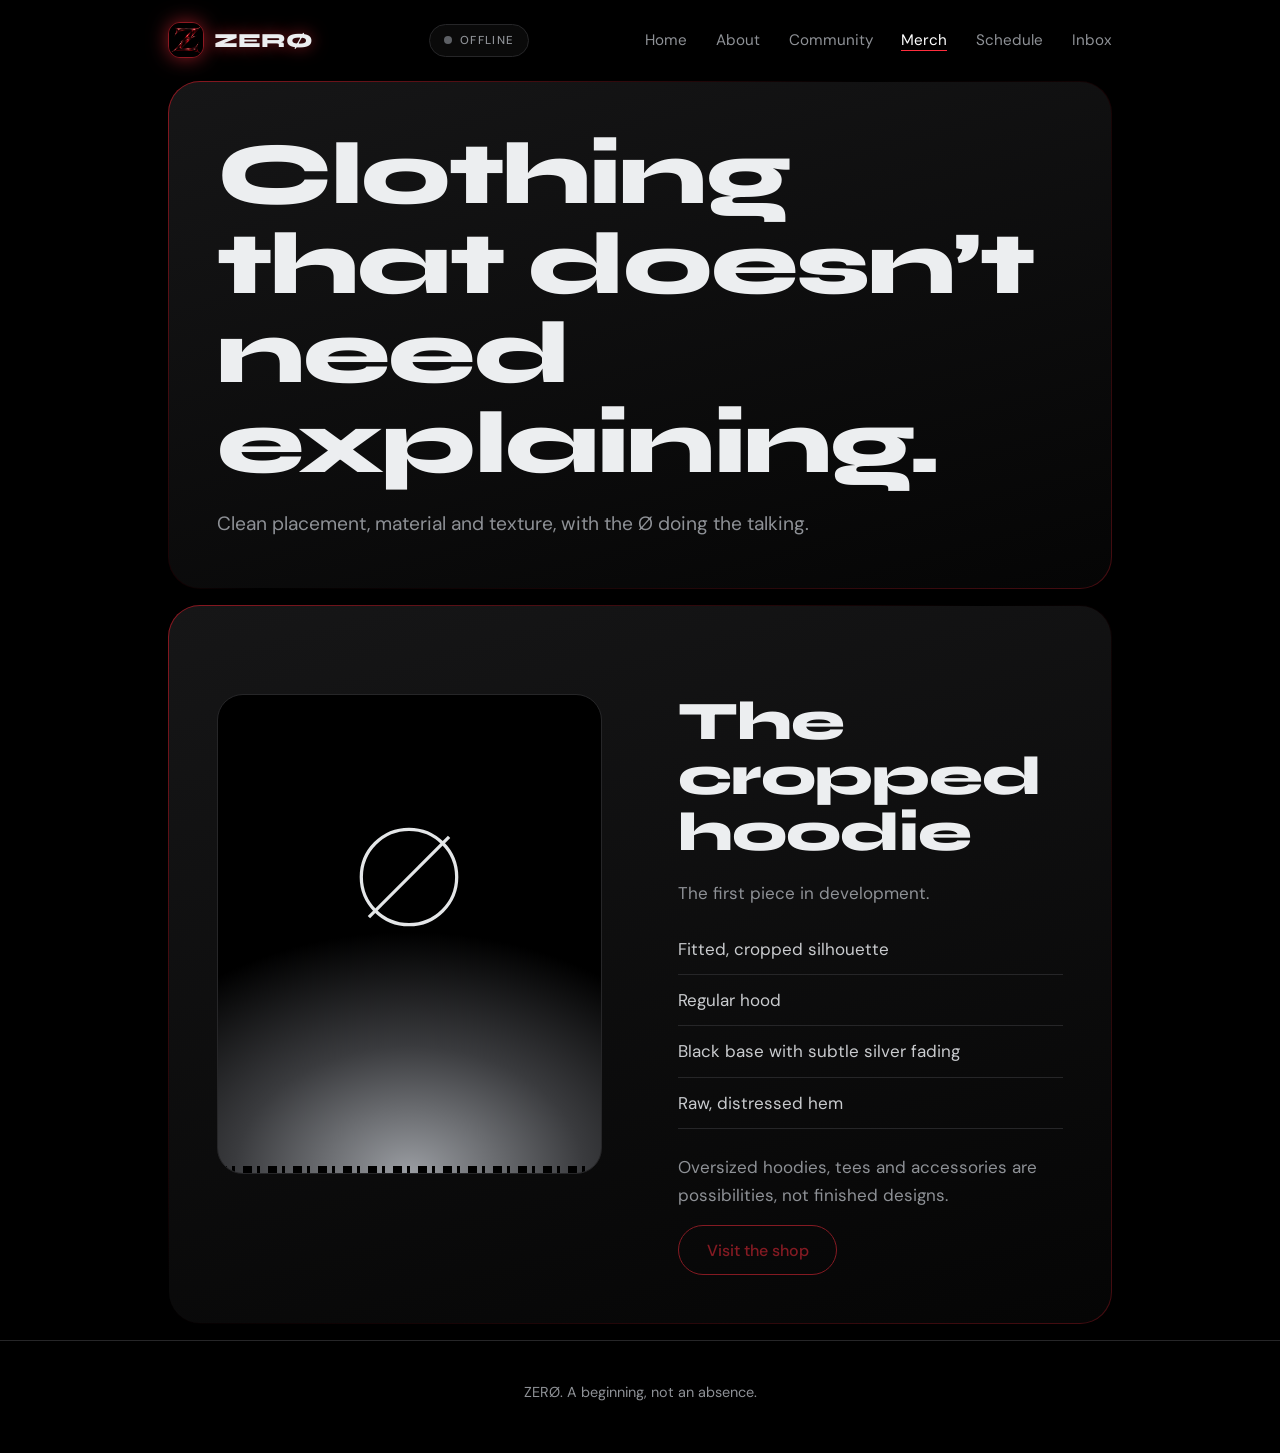
<file: merch.html>
<!DOCTYPE html>
<html lang="en"><head><meta charset="utf-8">
<meta name="viewport" content="width=device-width, initial-scale=1, viewport-fit=cover">
<title>Merch · ZERØ</title>
<meta name="description" content="ZERØ isn’t about erasing yourself. It’s about allowing yourself to evolve.">
<meta name="theme-color" content="#000000">
<link rel="manifest" href="manifest.json"><link rel="icon" type="image/png" sizes="32x32" href="favicon-32.png?v=3"><link rel="icon" type="image/png" sizes="192x192" href="icon-192.png?v=3"><link rel="apple-touch-icon" href="apple-touch-icon.png?v=3">
<link rel="preconnect" href="https://fonts.googleapis.com"><link rel="preconnect" href="https://fonts.gstatic.com" crossorigin>
<link href="https://fonts.googleapis.com/css2?family=Syne:wght@600;800&family=DM+Sans:wght@400;500&display=swap" rel="stylesheet">
<link rel="stylesheet" href="style.css"></head>
<body><div class="wrap">
<nav><a class="mark" href="index.html">ZERØ</a><ul><li><a href="index.html">Home</a></li><li><a href="about.html">About</a></li><li><a href="community.html">Community</a></li><li><a href="merch.html">Merch</a></li><li><a href="schedule.html">Schedule</a></li><li><a href="inbox.html">Inbox</a></li></ul></nav>
<header class="page-head"><h1>Clothing that doesn’t need explaining.</h1><p class="muted">Clean placement, material and texture, with the Ø doing the talking.</p></header><section><div class="wear"><div class="fade" role="img" aria-label="Black hoodie fabric fading to silver with a distressed hem"><svg viewBox="0 0 240 240" aria-hidden="true"><circle cx="120" cy="120" r="88" fill="none" stroke="#e4e6e8" stroke-width="6"/><line x1="46" y1="194" x2="194" y2="46" stroke="#e4e6e8" stroke-width="6"/></svg></div><div><h2>The cropped hoodie</h2><p class="muted" style="margin-top:1.2rem">The first piece in development.</p><ul class="specs"><li>Fitted, cropped silhouette</li><li>Regular hood</li><li>Black base with subtle silver fading</li><li>Raw, distressed hem</li></ul><p style="margin-top:1.5rem" class="muted">Oversized hoodies, tees and accessories are possibilities, not finished designs.</p><a class="btn" href="#" data-shop>Visit the shop</a></div></div></section>
</div>
<footer>ZERØ. A beginning, not an absence.</footer>
<script src="zero-loader.js"></script>
</body></html>
</file>
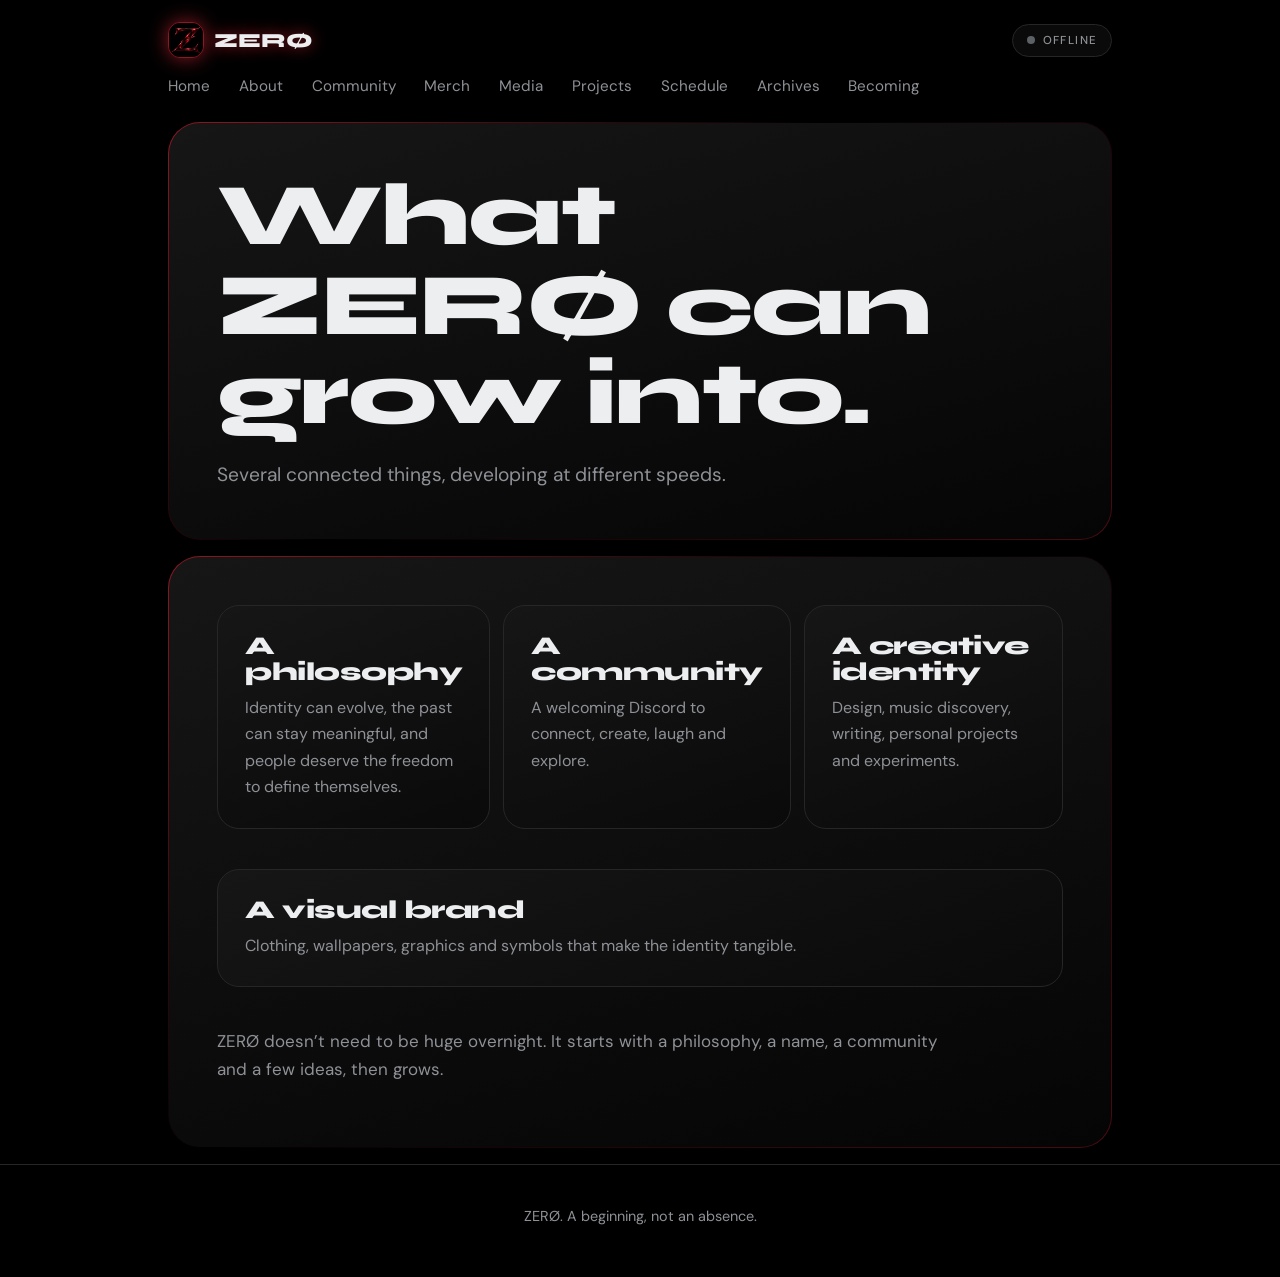
<file: projects (1).html>
<!DOCTYPE html>
<html lang="en"><head><meta charset="utf-8">
<meta name="viewport" content="width=device-width, initial-scale=1, viewport-fit=cover">
<title>Projects · ZERØ</title>
<meta name="description" content="ZERØ isn’t about erasing yourself. It’s about allowing yourself to evolve.">
<meta name="theme-color" content="#000000">
<link rel="manifest" href="manifest.json"><link rel="icon" href="icon.svg" type="image/svg+xml"><link rel="apple-touch-icon" href="apple-touch-icon.png">
<link rel="preconnect" href="https://fonts.googleapis.com"><link rel="preconnect" href="https://fonts.gstatic.com" crossorigin>
<link href="https://fonts.googleapis.com/css2?family=Syne:wght@600;800&family=DM+Sans:wght@400;500&display=swap" rel="stylesheet">
<link rel="stylesheet" href="style.css"></head>
<body><div class="wrap">
<nav><a class="mark" href="index.html">ZERØ</a><ul><li><a href="index.html">Home</a></li><li><a href="about.html">About</a></li><li><a href="community.html">Community</a></li><li><a href="merch.html">Merch</a></li><li><a href="media.html">Media</a></li><li><a href="projects.html">Projects</a></li><li><a href="schedule.html">Schedule</a></li><li><a href="archives.html">Archives</a></li><li><a href="becoming.html">Becoming</a></li></ul></nav>
<header class="page-head"><h1>What ZERØ can grow into.</h1><p class="muted">Several connected things, developing at different speeds.</p></header><section><div class="vibes"><div><h3>A philosophy</h3><p>Identity can evolve, the past can stay meaningful, and people deserve the freedom to define themselves.</p></div><div><h3>A community</h3><p>A welcoming Discord to connect, create, laugh and explore.</p></div><div><h3>A creative identity</h3><p>Design, music discovery, writing, personal projects and experiments.</p></div></div><div class="vibes" style="grid-template-columns:1fr"><div><h3>A visual brand</h3><p>Clothing, wallpapers, graphics and symbols that make the identity tangible.</p></div></div><p class="muted">ZERØ doesn’t need to be huge overnight. It starts with a philosophy, a name, a community and a few ideas, then grows.</p></section>
</div>
<footer>ZERØ. A beginning, not an absence.</footer>
<script src="zero-loader.js"></script>
</body></html>
</file>
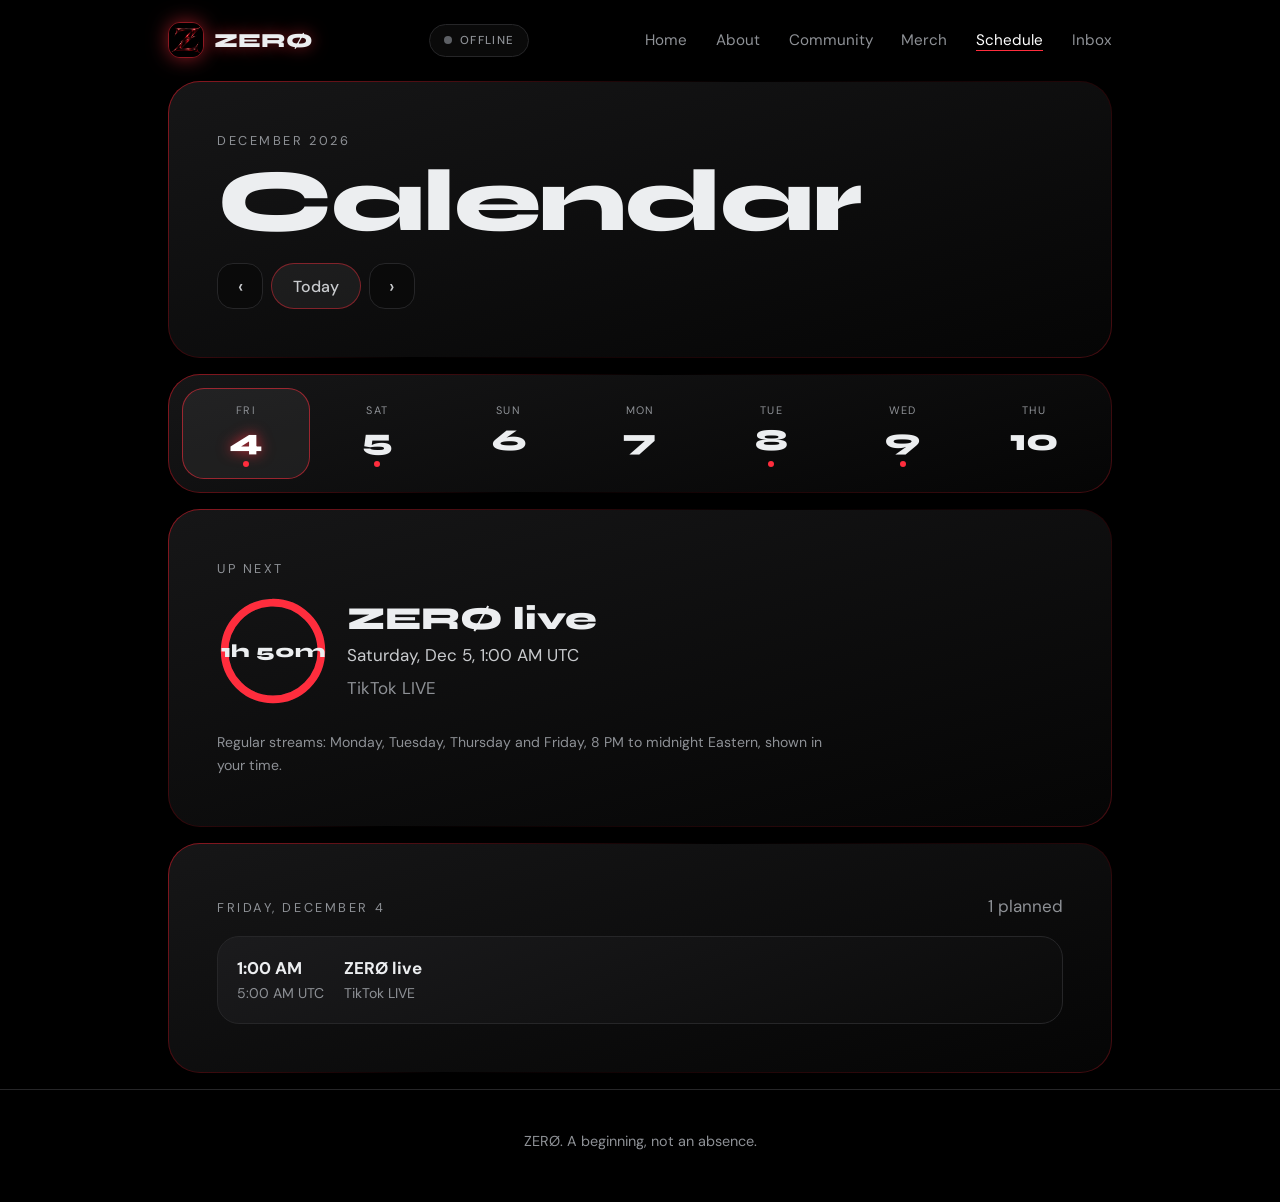
<file: schedule.html>
<!DOCTYPE html>
<html lang="en"><head><meta charset="utf-8">
<meta name="viewport" content="width=device-width, initial-scale=1, viewport-fit=cover">
<title>Schedule · ZERØ</title>
<meta name="description" content="ZERØ isn’t about erasing yourself. It’s about allowing yourself to evolve.">
<meta name="theme-color" content="#000000">
<link rel="manifest" href="manifest.json"><link rel="icon" type="image/png" sizes="32x32" href="favicon-32.png?v=3"><link rel="icon" type="image/png" sizes="192x192" href="icon-192.png?v=3"><link rel="apple-touch-icon" href="apple-touch-icon.png?v=3">
<link rel="preconnect" href="https://fonts.googleapis.com"><link rel="preconnect" href="https://fonts.gstatic.com" crossorigin>
<link href="https://fonts.googleapis.com/css2?family=Syne:wght@600;800&family=DM+Sans:wght@400;500&display=swap" rel="stylesheet">
<link rel="stylesheet" href="style.css"></head>
<body><div class="wrap">
<nav><a class="mark" href="index.html">ZERØ</a><ul><li><a href="index.html">Home</a></li><li><a href="about.html">About</a></li><li><a href="community.html">Community</a></li><li><a href="merch.html">Merch</a></li><li><a href="schedule.html">Schedule</a></li><li><a href="inbox.html">Inbox</a></li></ul></nav>
<header class="page-head cal-head"><div><p class="cal-month" id="cMonth"></p><h1>Calendar</h1></div><div class="cal-ctrl"><button type="button" id="cPrev" aria-label="Previous week">&lsaquo;</button><button type="button" id="cToday">Today</button><button type="button" id="cNext" aria-label="Next week">&rsaquo;</button></div></header>
<section><div class="week" id="strip"></div></section>
<section><p class="lab">Up next</p><div class="next" id="up"></div></section>
<section><div class="daybar"><p class="lab" id="dayLab"></p><span class="muted" id="dayCount"></span></div><div id="dayList"></div></section>
</div>
<footer>ZERØ. A beginning, not an absence.</footer>
<script src="zero-loader.js"></script><script src="zero-calendar.js"></script>
</body></html>
</file>
<file: style.css>
:root{color-scheme:dark;--black:#000;--graphite:#161617;--charcoal:#262628;--silver:#c9cbce;--accent:#ff2d3d;--accent-2:#b3101c;--ash:#8e9196;
--display:"Syne","Arial Black","Helvetica Neue",Arial,sans-serif;--body:"DM Sans","Helvetica Neue",Arial,sans-serif;
box-sizing:border-box;padding-top:env(safe-area-inset-top,0px);padding-bottom:env(safe-area-inset-bottom,0px)}
html{background:var(--black);scroll-behavior:smooth}
*,*::before,*::after{box-sizing:border-box}
body{margin:0;background:var(--black);color:var(--silver);font:1.0625rem/1.65 var(--body);opacity:0;transition:opacity .5s}
body.ready{opacity:1}
a{color:inherit}:focus-visible{outline:2px solid var(--accent);outline-offset:4px}
.wrap{max-width:1040px;margin:0 auto;padding:0 clamp(1.25rem,5vw,3rem)}
h1,h2,h3{font-family:var(--display);font-weight:800;line-height:1.02;margin:0;color:#eceef0;letter-spacing:-.02em}
h1{font-size:clamp(2.6rem,8vw,5.5rem)}h2{font-size:clamp(2rem,5vw,3.4rem);max-width:16ch}
p{margin:0 0 1rem;max-width:62ch}.muted{color:var(--ash)}
section{padding:clamp(3.5rem,9vw,6.5rem) 0;border-top:1px solid var(--charcoal)}
.page-head{padding:clamp(3rem,8vw,6rem) 0 clamp(2rem,5vw,3rem)}.page-head p{margin-top:1.2rem;font-size:1.2rem}
nav{display:flex;justify-content:space-between;align-items:center;padding:1.4rem 0;gap:1rem;flex-wrap:wrap}
nav .mark{font-family:var(--display);font-weight:800;font-size:1.25rem;text-decoration:none;color:#eceef0}
nav ul{display:flex;flex-wrap:wrap;gap:.4rem clamp(.9rem,2.5vw,1.8rem);list-style:none;margin:0;padding:0;font-size:.95rem}
nav ul a{text-decoration:none;color:var(--ash)}nav ul a:hover,nav ul a[aria-current]{color:#fff}
nav ul a[aria-current]{border-bottom:1px solid var(--accent)}
.hero{min-height:calc(100svh - 5rem);display:grid;place-items:center;text-align:center;padding:2rem 0 4rem}
.hero svg{width:min(60vw,340px);height:auto;display:block;margin:0 auto 2.2rem;overflow:visible}
.ring,.bar{fill:none;stroke:url(#sil);stroke-width:7}
.bar{stroke-dasharray:220;animation:draw 1.6s .5s cubic-bezier(.65,0,.25,1) backwards}
@keyframes draw{from{stroke-dashoffset:220}to{stroke-dashoffset:0}}
.hero h1{font-size:clamp(3.4rem,13vw,8rem);background:linear-gradient(180deg,#fff1f1 10%,#e0303a 100%);-webkit-background-clip:text;background-clip:text;color:transparent}
.hero .line{font-size:clamp(1.1rem,2.4vw,1.4rem);color:var(--silver);margin:1.4rem auto 2rem}
.btn{display:inline-block;padding:.85rem 1.7rem;border:1px solid var(--accent);color:var(--accent);background:none;font:500 1rem var(--body);text-decoration:none;cursor:pointer;transition:background .2s,color .2s}
.btn:hover{background:var(--accent);color:#000}.btn[aria-disabled=true]{opacity:.5;pointer-events:none}
.pair,.wear{display:grid;grid-template-columns:1fr 1fr;gap:clamp(2rem,6vw,5rem);margin-top:2.5rem;align-items:start}
.parts,.specs{list-style:none;margin:0;padding:0}
.parts li{display:grid;grid-template-columns:7.5rem 1fr;gap:1rem;padding:1rem 0;border-bottom:1px solid var(--charcoal)}
.parts b{font-family:var(--display);font-weight:600;color:#eceef0}.parts span{color:var(--ash)}
.specs li{padding:.7rem 0;border-bottom:1px solid var(--charcoal)}
.principle{padding:1.8rem 0;border-bottom:1px solid var(--charcoal);display:grid;grid-template-columns:1.1fr 1fr;gap:2rem}
.principle:first-of-type{margin-top:2.5rem;border-top:1px solid var(--charcoal)}
.principle h3{font-size:clamp(1.4rem,3.2vw,2.2rem);transition:color .25s}.principle:hover h3{color:#fff}.principle p{margin:0;color:var(--ash)}
.vibes{display:grid;grid-template-columns:repeat(3,1fr);margin:2.5rem 0;border:1px solid var(--charcoal)}
.vibes>div{padding:1.7rem;background:linear-gradient(160deg,var(--graphite),#0a0a0a)}.vibes>div+div{border-left:1px solid var(--charcoal)}
.vibes h3{font-size:1.6rem;margin-bottom:.6rem}.vibes p{margin:0;color:var(--ash);font-size:1rem}
.fade{aspect-ratio:4/5;border:1px solid var(--charcoal);position:relative;overflow:hidden;background:radial-gradient(120% 70% at 50% 100%,#9a9da2 0%,#3a3b3e 38%,#000 72%)}
.fade::after{content:"";position:absolute;inset:auto 0 0 0;height:7px;background:repeating-linear-gradient(90deg,#000 0 9px,transparent 9px 14px,#000 14px 17px,transparent 17px 25px)}
.fade svg{position:absolute;left:50%;top:38%;width:34%;transform:translate(-50%,-50%)}
table{width:100%;border-collapse:collapse;margin-top:2.5rem}
th,td{text-align:left;padding:1rem 1rem 1rem 0;border-bottom:1px solid var(--charcoal);vertical-align:top}
th{font-family:var(--display);font-weight:600;color:#eceef0}td:last-child{color:var(--ash)}
.empty{border:1px dashed var(--charcoal);padding:2.2rem;color:var(--ash);margin-top:2rem}
.count{display:flex;gap:clamp(1rem,4vw,2.5rem);margin:2rem 0}
.count div{font-family:var(--display);font-weight:800;font-size:clamp(2.2rem,8vw,4.5rem);color:#eceef0;line-height:1}
.count small{display:block;font:400 .85rem var(--body);color:var(--ash);margin-top:.4rem}
textarea{width:100%;min-height:8rem;background:var(--graphite);color:var(--silver);border:1px solid var(--charcoal);padding:1rem;font:inherit;resize:vertical}
.entries{list-style:none;margin:2rem 0 0;padding:0}
.entries li{padding:1.2rem 0;border-bottom:1px solid var(--charcoal);display:flex;justify-content:space-between;gap:1rem}
.entries time{color:var(--ash);font-size:.9rem;display:block;margin-bottom:.3rem}.entries p{margin:0;white-space:pre-wrap}
.entries button{background:none;border:0;color:var(--ash);cursor:pointer;font:inherit;align-self:flex-start}.entries button:hover{color:#fff}
.prompt{font-family:var(--display);font-weight:800;font-size:clamp(1.8rem,5.5vw,3.6rem);line-height:1.1;color:#eceef0;max-width:20ch;margin:2rem 0 2.5rem;min-height:6.5rem}
.center{text-align:center}.center h2,.center p{margin-left:auto;margin-right:auto}
footer{padding:2.5rem 0 3rem;color:var(--ash);font-size:.9rem;text-align:center;border-top:1px solid var(--charcoal)}
@media(max-width:760px){.pair,.wear,.principle,.vibes{grid-template-columns:1fr}.principle{gap:.7rem}.vibes>div+div{border-left:0;border-top:1px solid var(--charcoal)}}
@media(prefers-reduced-motion:reduce){html{scroll-behavior:auto}.bar{animation:none}body{transition:none}}

.hero .btn{margin:.45rem .3rem}

/* ===== app-shell look: rounded cards, status pill, floating tab bar ===== */
.wrap>section,.wrap>.hero,.wrap>.page-head{position:relative;margin:0 0 1rem;padding:clamp(1.4rem,5vw,3rem);border-radius:32px;border:1px solid transparent;
  background:linear-gradient(165deg,#161617,#050505) padding-box,linear-gradient(140deg,rgba(255,45,61,.55),rgba(38,38,40,0) 45%,rgba(255,45,61,.28)) border-box}
.wrap>.hero{min-height:calc(100svh - 10.5rem);
  background:radial-gradient(70% 45% at 50% 26%,rgba(255,45,61,.13),transparent 70%) padding-box,linear-gradient(165deg,#161617,#050505) padding-box,linear-gradient(140deg,rgba(255,45,61,.55),rgba(38,38,40,0) 45%,rgba(255,45,61,.28)) border-box}
.page-head p{margin-bottom:0}
.btn{border-radius:999px}
.vibes{border:0;gap:.8rem;background:none}
.vibes>div{border:1px solid var(--charcoal);border-radius:22px}
.fade,.empty{border-radius:26px}
textarea,input{border-radius:16px}
.live{border-radius:24px}
.pill{display:inline-flex;align-items:center;gap:.5rem;padding:.4rem .85rem;border:1px solid var(--charcoal);border-radius:999px;background:#0a0a0a;color:var(--ash);font-size:.72rem;letter-spacing:.12em;text-transform:uppercase}
.pill i{width:8px;height:8px;border-radius:50%;background:#5d6065}
.pill.on{color:#fff;border-color:var(--accent)}.pill.on i{background:var(--accent);box-shadow:0 0 10px var(--accent)}
.tabbar,.sheet{display:none}
@media(max-width:860px){
  nav ul{display:none}
  body{padding-bottom:6.5rem}
  .tabbar{display:flex;position:fixed;z-index:50;left:10px;right:10px;bottom:calc(10px + env(safe-area-inset-bottom,0px));padding:.45rem;gap:.1rem;border-radius:30px;border:1px solid transparent;
    background:linear-gradient(rgba(12,12,13,.86),rgba(12,12,13,.86)) padding-box,linear-gradient(140deg,rgba(255,45,61,.6),rgba(38,38,40,0) 50%,rgba(255,45,61,.35)) border-box;backdrop-filter:blur(14px);-webkit-backdrop-filter:blur(14px)}
  .tabbar a,.tabbar button{flex:1;display:flex;flex-direction:column;align-items:center;gap:.25rem;padding:.55rem 0 .45rem;position:relative;color:var(--ash);text-decoration:none;font:500 .68rem var(--body);background:none;border:0;border-radius:22px;cursor:pointer}
  .tabbar svg{width:22px;height:22px;stroke:currentColor;fill:none;stroke-width:1.7;stroke-linecap:round;stroke-linejoin:round}
  .tabbar [aria-current]{color:#fff;background:rgba(255,255,255,.07);box-shadow:inset 0 0 0 1px rgba(255,45,61,.35)}
  .tabbar [aria-current]::after{content:"";position:absolute;bottom:3px;width:20px;height:2px;border-radius:2px;background:var(--accent);box-shadow:0 0 8px var(--accent)}
  .sheet{position:fixed;z-index:49;right:10px;bottom:calc(88px + env(safe-area-inset-bottom,0px));min-width:200px;padding:.5rem;border-radius:24px;border:1px solid var(--charcoal);background:rgba(14,14,15,.96);backdrop-filter:blur(14px);-webkit-backdrop-filter:blur(14px)}
  .sheet[hidden]{display:none}
  .sheet a{display:block;padding:.8rem 1rem;border-radius:16px;text-decoration:none;color:var(--silver)}
  .sheet a:hover,.sheet a[aria-current]{background:rgba(255,255,255,.07);color:#fff}
}
.wrap>section>.vibes:first-child{margin-top:0}

/* ===== calendar ===== */
.cal-head{display:flex;align-items:flex-end;justify-content:space-between;gap:1rem;flex-wrap:wrap}
.page-head .cal-month{margin:0 0 .4rem;font-size:.8rem;letter-spacing:.2em;text-transform:uppercase;color:var(--ash)}
.cal-ctrl{display:flex;gap:.5rem}
.cal-ctrl button{min-width:46px;height:46px;border-radius:16px;border:1px solid var(--charcoal);background:#0a0a0a;color:var(--silver);font:500 1.2rem var(--body);cursor:pointer;padding:0 .9rem}
.cal-ctrl button:hover{border-color:var(--accent);color:#fff}
.cal-ctrl #cToday{border-radius:999px;font-size:1rem;padding:0 1.3rem;background:rgba(255,255,255,.06);border-color:rgba(255,45,61,.45)}
.wrap>section:has(.week){padding:.8rem}
.week{display:grid;grid-template-columns:repeat(7,1fr);gap:.2rem}
.day{display:flex;flex-direction:column;align-items:center;gap:.35rem;padding:.8rem 0 .7rem;border-radius:22px;border:1px solid transparent;background:none;color:var(--ash);font:inherit;cursor:pointer}
.day small{font-size:.68rem;letter-spacing:.12em;text-transform:uppercase}
.day b{font:800 clamp(1.25rem,5.5vw,1.9rem)/1 var(--display);color:#eceef0}
.day i{width:6px;height:6px;border-radius:50%;background:transparent}
.day.has i{background:var(--accent)}
.day.sel{border-color:rgba(255,45,61,.55);background:rgba(255,255,255,.06)}
.day.today b{color:#fff;text-shadow:0 0 14px rgba(255,45,61,.75)}
.day:hover{color:#fff}
.lab{margin:0 0 1rem;font-size:.8rem;letter-spacing:.2em;text-transform:uppercase;color:var(--ash);max-width:none}
.next{display:flex;gap:1.4rem;align-items:center;flex-wrap:wrap}
.cring{position:relative;width:132px;height:132px;flex:none}
.cring svg{width:100%;height:100%;transform:rotate(-90deg)}
.cring circle{fill:none;stroke-width:9}
.cring .bg{stroke:#262628}.cring .fg{stroke:var(--accent);stroke-linecap:round;transition:stroke-dashoffset .8s}
.cring span{position:absolute;inset:0;display:grid;place-items:center;font:800 1.35rem/1.1 var(--display);color:#eceef0;text-align:center}
.next .info{flex:1;min-width:200px}.next .info p{margin:.3rem 0 0}
.next .big{display:block;font:800 clamp(1.4rem,5vw,2rem)/1.1 var(--display);color:#eceef0}
.next .note{flex-basis:100%;margin:.4rem 0 0;font-size:.88rem}
.daybar{display:flex;justify-content:space-between;align-items:baseline;gap:1rem;margin-bottom:1rem}.daybar .lab{margin:0}
.ev{display:flex;gap:1.2rem;align-items:center;padding:1.1rem 1.2rem;border:1px solid var(--charcoal);border-radius:22px;background:linear-gradient(160deg,#1b1b1d,#0a0a0a);margin-top:.7rem}
.ev .evt{min-width:5.5rem}.ev b,.ev span{display:block}.ev .evt span,.ev .muted{font-size:.88rem;color:var(--ash)}
.ev b{color:#eceef0}
.next{gap:1.1rem;flex-wrap:nowrap}
.cring{width:112px;height:112px}
.cring span{font-size:1.15rem}
.next .info{min-width:0;flex:1 1 0}
.next .note{flex:none;order:3;width:100%}
.next{flex-wrap:wrap}
.next .info{flex:1 1 140px}

/* ===== glow ===== */
nav .mark{display:inline-flex;align-items:center;gap:.65rem;text-shadow:0 0 18px rgba(255,45,61,.55)}
.logo-tile{width:36px;height:36px;border-radius:11px;filter:drop-shadow(0 0 10px rgba(255,45,61,.65))}
.hero svg{filter:drop-shadow(0 0 22px rgba(255,45,61,.45))}

.logo-tile{filter:drop-shadow(0 0 12px rgba(255,45,61,.8)) drop-shadow(0 0 3px rgba(255,255,255,.5))}
nav .mark{text-shadow:0 0 16px rgba(255,45,61,.55)}

@media(max-width:860px){.sheet{display:block}.sheet[hidden]{display:none}}

/* ===== daily question inbox ===== */
.page-head h1{font-size:clamp(1.9rem,8.8vw,5.5rem);overflow-wrap:anywhere}
.msg{margin-top:.7rem;border:1px solid var(--charcoal);border-radius:22px;background:linear-gradient(160deg,#1b1b1d,#0a0a0a)}
.msg.open{border-color:rgba(255,45,61,.55)}
.mh{width:100%;display:flex;gap:.9rem;align-items:flex-start;text-align:left;padding:1.1rem 1.2rem;background:none;border:0;color:var(--silver);font:inherit;cursor:pointer;border-radius:22px}
.mh:hover b{color:#fff}
.msg .dot{flex:none;width:9px;height:9px;margin-top:.55rem;border-radius:50%;background:transparent}
.msg.unread .dot{background:var(--accent);box-shadow:0 0 8px var(--accent)}
.msg small{display:block;margin-bottom:.3rem;color:var(--ash);font-size:.72rem;letter-spacing:.14em;text-transform:uppercase}
.msg b{display:block;font-weight:500;color:#eceef0}
.msg:not(.open) b{display:-webkit-box;-webkit-line-clamp:2;-webkit-box-orient:vertical;overflow:hidden}
.msg.open b{font:800 clamp(1.3rem,5vw,1.9rem)/1.2 var(--display)}
.mb{padding:0 1.2rem 1.2rem 2.5rem}.mb[hidden]{display:none}.mb textarea{min-height:7rem}.mb .note{margin:.6rem 0 0;font-size:.82rem}
.badge{position:absolute;top:2px;left:calc(50% + 4px);min-width:18px;height:18px;padding:0 5px;border-radius:999px;background:var(--accent);color:#000;font:700 .68rem/18px var(--body);text-align:center;font-style:normal}
.dotnew{display:inline-block;width:7px;height:7px;margin-left:.45rem;border-radius:50%;background:var(--accent);box-shadow:0 0 8px var(--accent);vertical-align:middle}

/* ===== inbox ===== */
.badge{position:absolute;min-width:18px;height:18px;padding:0 5px;border-radius:9px;background:var(--accent);color:#fff;font:700 .65rem/18px var(--body);text-align:center;font-style:normal;box-shadow:0 0 10px rgba(255,45,61,.6)}
.tabbar .badge{top:2px;left:calc(50% + 4px)}
nav ul a{position:relative}nav ul .badge{top:-12px;right:-16px}
.drop{display:flex;align-items:baseline;gap:.4rem 1rem;flex-wrap:wrap}
.drop b{font:800 clamp(1.7rem,6.5vw,2.6rem)/1.1 var(--display);color:#eceef0}
.drop span{color:var(--ash)}
.msg{margin-top:.8rem;padding:1.4rem 1.5rem;border:1px solid var(--charcoal);border-radius:24px;background:linear-gradient(160deg,#1b1b1d,#0a0a0a)}
.msg:first-child{margin-top:0}
.msg .meta{display:flex;justify-content:space-between;align-items:center;gap:.8rem;margin-bottom:.9rem;color:var(--ash);font-size:.74rem;letter-spacing:.14em;text-transform:uppercase}
.msg .q{margin:0;max-width:none;font:800 clamp(1.4rem,5.5vw,2rem)/1.15 var(--display);color:#eceef0}
.msg.new{border-color:rgba(255,45,61,.6);box-shadow:0 0 28px rgba(255,45,61,.14)}
.msg .tag{color:var(--accent)}

.msg .meta span:first-child{white-space:nowrap}

/* logo image in the top bar */
.logo-tile{border-radius:12px;border:1px solid rgba(255,45,61,.4);filter:drop-shadow(0 0 10px rgba(255,45,61,.6))}

/* inbox filters and message types */
.chips{display:flex;gap:.5rem;flex-wrap:wrap;margin-bottom:1.1rem}
.chips button{padding:.5rem 1rem;border:1px solid var(--charcoal);border-radius:999px;background:#0a0a0a;color:var(--ash);font:500 .9rem var(--body);cursor:pointer}
.chips button:hover{color:#fff}
.chips button.on{border-color:var(--accent);color:#fff;background:rgba(255,45,61,.12)}
.msg .body{margin:.7rem 0 0;max-width:none;color:var(--silver)}
.msg .btn{margin-top:1rem}
.msg .when{margin:.7rem 0 0;font-size:.88rem}
.msg.t-welcome .meta span:first-child,.msg.t-news .meta span:first-child{color:var(--accent)}
</file>
